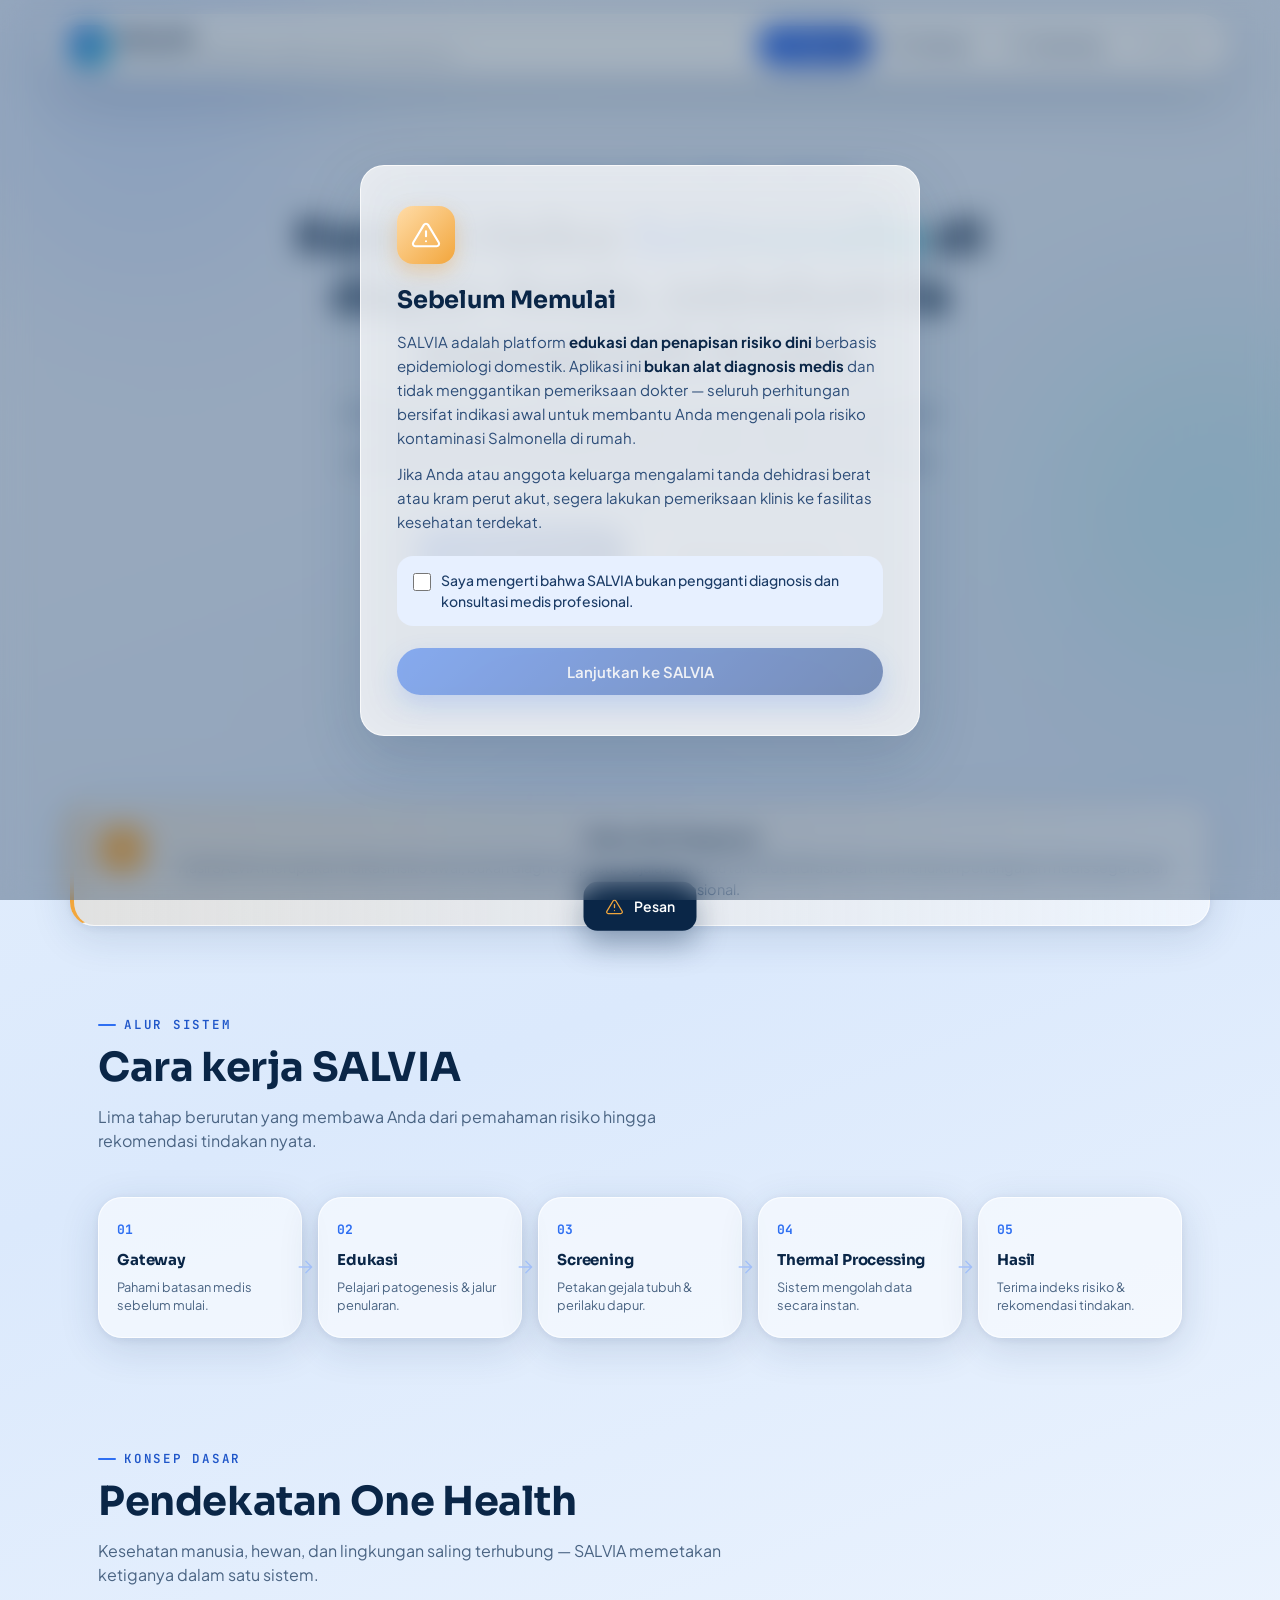
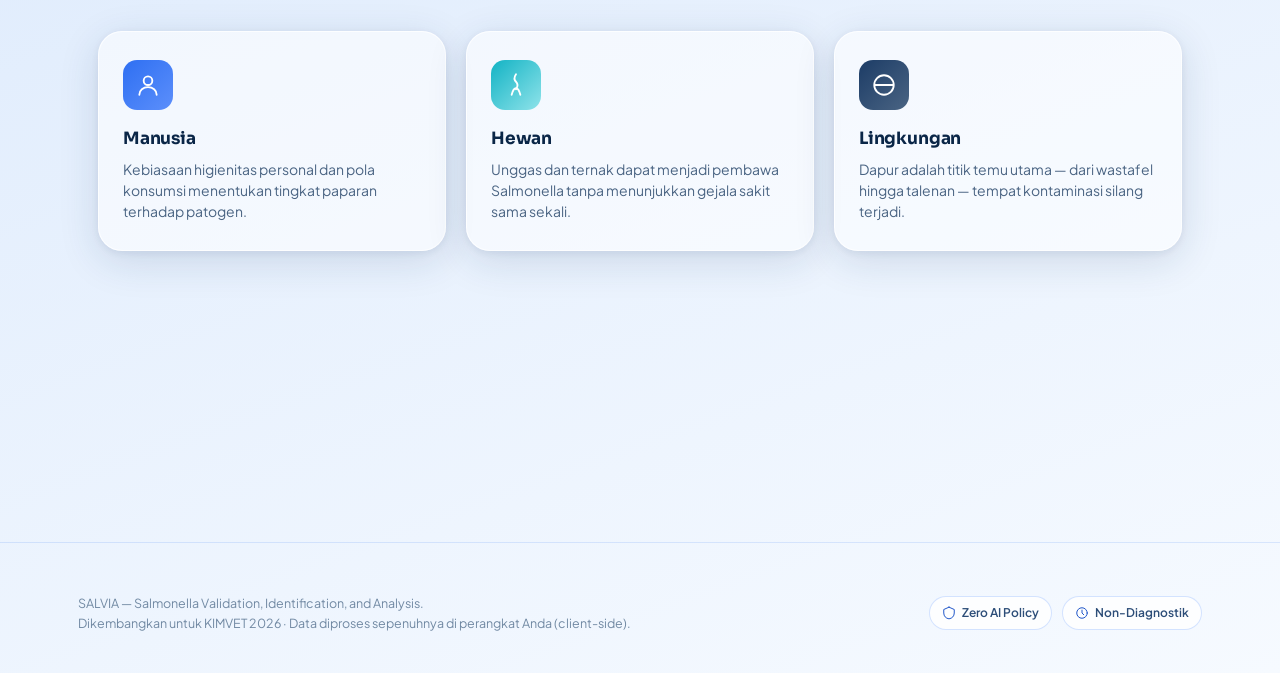
<file: index.html>
<!DOCTYPE html>
<html lang="id">
<head>
<meta charset="UTF-8">
<meta name="viewport" content="width=device-width, initial-scale=1.0">
<title>SALVIA — Penapisan Risiko Zoonosis Domestik</title>
<link rel="preconnect" href="https://fonts.googleapis.com">
<link rel="preconnect" href="https://fonts.gstatic.com" crossorigin>
<link href="https://fonts.googleapis.com/css2?family=Sora:wght@400;500;600;700;800&family=Plus+Jakarta+Sans:ital,wght@0,400;0,500;0,600;0,700;1,500&family=JetBrains+Mono:wght@400;500;600&display=swap" rel="stylesheet">
<link rel="stylesheet" href="style.css">
</head>
<body>

<div class="aurora" aria-hidden="true"><span class="blob b1"></span><span class="blob b2"></span><span class="blob b3"></span></div>

<!-- ============ TOAST ============ -->
<div class="toast" id="toast"><svg class="icon" viewBox="0 0 24 24"><path d="M12 9v4M12 17h.01M10.3 3.9 1.8 18a2 2 0 0 0 1.7 3h17a2 2 0 0 0 1.7-3L13.7 3.9a2 2 0 0 0-3.4 0Z"/></svg><span id="toastMsg">Pesan</span></div>

<!-- ============ GATEWAY ============ -->
<div class="gateway" id="gateway">
  <div class="gateway-card glass-strong">
    <div class="gateway-icon"><svg class="icon" viewBox="0 0 24 24"><path d="M10.3 3.9 1.8 18a2 2 0 0 0 1.7 3h17a2 2 0 0 0 1.7-3L13.7 3.9a2 2 0 0 0-3.4 0Z"/><path d="M12 9v4M12 17h.01"/></svg></div>
    <h3>Sebelum Memulai</h3>
    <p>SALVIA adalah platform <b>edukasi dan penapisan risiko dini</b> berbasis epidemiologi domestik. Aplikasi ini <b>bukan alat diagnosis medis</b> dan tidak menggantikan pemeriksaan dokter — seluruh perhitungan bersifat indikasi awal untuk membantu Anda mengenali pola risiko kontaminasi Salmonella di rumah.</p>
    <p>Jika Anda atau anggota keluarga mengalami tanda dehidrasi berat atau kram perut akut, segera lakukan pemeriksaan klinis ke fasilitas kesehatan terdekat.</p>
    <label class="gateway-check">
      <input type="checkbox" id="gatewayCheck">
      <span>Saya mengerti bahwa SALVIA bukan pengganti diagnosis dan konsultasi medis profesional.</span>
    </label>
    <button class="btn btn-primary" id="gatewayBtn" style="width:100%" disabled>Lanjutkan ke SALVIA</button>
  </div>
</div>

<!-- ============ NAVBAR ============ -->
<header class="navbar">
  <div class="navbar-inner glass-strong">
    <div class="brand">
      <div class="brand-mark"><svg class="icon" viewBox="0 0 24 24"><path d="M12 2 3 6v6c0 5.2 3.6 9.4 9 10 5.4-.6 9-4.8 9-10V6l-9-4Z"/><path d="m9 12 2 2 4-4"/></svg></div>
      <div class="brand-text"><b>SALVIA</b><span>Salmonella Validation, Identification, and Analysis</span></div>
    </div>
    <nav class="nav-links">
      <button class="nav-btn active" data-view="beranda"><svg class="icon" viewBox="0 0 24 24"><path d="m3 11 9-8 9 8"/><path d="M5 10v10h14V10"/></svg><span class="nav-label">Beranda</span></button>
      <button class="nav-btn" data-view="edukasi"><svg class="icon" viewBox="0 0 24 24"><path d="M2 6a2 2 0 0 1 2-2h6v16H4a2 2 0 0 1-2-2V6Z"/><path d="M22 6a2 2 0 0 0-2-2h-6v16h6a2 2 0 0 0 2-2V6Z"/></svg><span class="nav-label">Edukasi</span></button>
      <button class="nav-btn" data-view="screening"><svg class="icon" viewBox="0 0 24 24"><circle cx="12" cy="8" r="4"/><path d="M4 21c0-4.4 3.6-7 8-7s8 2.6 8 7"/></svg><span class="nav-label">Screening</span></button>
      <button class="nav-btn locked" data-view="hasil" id="navHasil"><svg class="icon" viewBox="0 0 24 24"><rect x="4" y="10" width="16" height="10" rx="2"/><path d="M8 10V7a4 4 0 0 1 8 0v3"/></svg><span class="nav-label">Hasil</span></button>
    </nav>
  </div>
</header>

<main>

<!-- ============ VIEW: BERANDA ============ -->
<section id="view-beranda" class="view active">
  <div class="container hero">
    <div class="hero-grid">
      <div>
       <div class="eyebrow" style="justify-content: center; margin: 0 auto 20px auto;">Sistem Penapisan Risiko Zoonosis Domestik</div>
        <h1>Kenali risiko <span class="text-gradient">Salmonella</span> di dapur Anda, sebelum ia mengenali Anda.</h1>
        <p class="lead">SALVIA memadukan edukasi patogenesis, pemetaan perilaku dapur, dan gejala klinis dalam satu alur penapisan berbasis logika kondisional — tanpa kecerdasan buatan, tanpa data tersimpan, sepenuhnya diproses di perangkat Anda.</p>
        <div class="hero-actions">
          <button class="btn btn-primary" onclick="switchView('edukasi')"><svg class="icon" viewBox="0 0 24 24" style="stroke:#fff"><path d="M5 12h14M13 5l7 7-7 7"/></svg>Mulai dari Edukasi</button>
          <button class="btn btn-ghost" onclick="switchView('screening')">Langsung ke Screening</button>
        </div>
        <div class="mini-badges">
          <div class="mini-badge"><svg class="icon" viewBox="0 0 24 24"><path d="M12 2 3 6v6c0 5.2 3.6 9.4 9 10 5.4-.6 9-4.8 9-10V6l-9-4Z"/></svg>Zero AI · Logika Hardcoded</div>
          <div class="mini-badge"><svg class="icon" viewBox="0 0 24 24"><rect x="3" y="11" width="18" height="10" rx="2"/><path d="M7 11V7a5 5 0 0 1 10 0v4"/></svg>Data Tidak Disimpan</div>
        </div>
      </div>
      <div class="hero-visual">
    

    </div>

    <div class="disclaimer-banner glass reveal">
      <div class="dicon"><svg class="icon" viewBox="0 0 24 24"><path d="M4.8 3h14.4a1.8 1.8 0 0 1 1.8 1.8v9.2a4 4 0 0 1-1.6 3.2l-6 4.5a1.8 1.8 0 0 1-2.2 0l-6-4.5A4 4 0 0 1 3 14V4.8A1.8 1.8 0 0 1 4.8 3Z"/><path d="M9 12h6M12 9v6"/></svg></div>
      <div>
        <h4>Bukan Alat Diagnosis</h4>
        <p>Hasil SALVIA merupakan indikasi risiko awal, bukan diagnosis pasti. Gejala akut atau tanda dehidrasi berat memerlukan penanganan medis segera dari tenaga profesional.</p>
      </div>
    </div>
  </div>

  <section class="block">
    <div class="container">
      <div class="section-head reveal">
        <div class="eyebrow">Alur Sistem</div>
        <h2>Cara kerja SALVIA</h2>
        <p>Lima tahap berurutan yang membawa Anda dari pemahaman risiko hingga rekomendasi tindakan nyata.</p>
      </div>
      <div class="flow-grid">
        <div class="flow-card glass reveal"><div class="flow-num">01</div><h4>Gateway</h4><p>Pahami batasan medis sebelum mulai.</p><svg class="flow-arrow icon" viewBox="0 0 24 24"><path d="M5 12h14M13 5l7 7-7 7"/></svg></div>
        <div class="flow-card glass reveal"><div class="flow-num">02</div><h4>Edukasi</h4><p>Pelajari patogenesis &amp; jalur penularan.</p><svg class="flow-arrow icon" viewBox="0 0 24 24"><path d="M5 12h14M13 5l7 7-7 7"/></svg></div>
        <div class="flow-card glass reveal"><div class="flow-num">03</div><h4>Screening</h4><p>Petakan gejala tubuh &amp; perilaku dapur.</p><svg class="flow-arrow icon" viewBox="0 0 24 24"><path d="M5 12h14M13 5l7 7-7 7"/></svg></div>
        <div class="flow-card glass reveal"><div class="flow-num">04</div><h4>Thermal Processing</h4><p>Sistem mengolah data secara instan.</p><svg class="flow-arrow icon" viewBox="0 0 24 24"><path d="M5 12h14M13 5l7 7-7 7"/></svg></div>
        <div class="flow-card glass reveal"><div class="flow-num">05</div><h4>Hasil</h4><p>Terima indeks risiko &amp; rekomendasi tindakan.</p></div>
      </div>
    </div>
  </section>

  <section class="block">
    <div class="container">
      <div class="section-head reveal">
        <div class="eyebrow">Konsep Dasar</div>
        <h2>Pendekatan One Health</h2>
        <p>Kesehatan manusia, hewan, dan lingkungan saling terhubung — SALVIA memetakan ketiganya dalam satu sistem.</p>
      </div>
      <div class="pillar-grid">
        <div class="pillar-card glass reveal"><div class="pillar-icon" style="background:linear-gradient(135deg,#2e6ff2,#5c8ffb)"><svg class="icon" viewBox="0 0 24 24"><circle cx="12" cy="8" r="4"/><path d="M4 21c0-4.4 3.6-7 8-7s8 2.6 8 7"/></svg></div><h4>Manusia</h4><p>Kebiasaan higienitas personal dan pola konsumsi menentukan tingkat paparan terhadap patogen.</p></div>
        <div class="pillar-card glass reveal"><div class="pillar-icon" style="background:linear-gradient(135deg,#12b3c4,#8fe3ea)"><svg class="icon" viewBox="0 0 24 24"><path d="M12 2c-2 3-2 5 0 7s2 4 0 7"/><path d="M8 21c1-4 2-6 4-6s3 2 4 6"/></svg></div><h4>Hewan</h4><p>Unggas dan ternak dapat menjadi pembawa Salmonella tanpa menunjukkan gejala sakit sama sekali.</p></div>
        <div class="pillar-card glass reveal"><div class="pillar-icon" style="background:linear-gradient(135deg,#1c3c66,#4a6483)"><svg class="icon" viewBox="0 0 24 24"><path d="M3 12h18M3 12a9 9 0 0 1 18 0M3 12a9 9 0 0 0 18 0"/></svg></div><h4>Lingkungan</h4><p>Dapur adalah titik temu utama — dari wastafel hingga talenan — tempat kontaminasi silang terjadi.</p></div>
      </div>
    </div>
  </section>

  <section class="block" style="padding-top:0;">
    <div class="container">
      <div class="fact-strip">
        <div class="fact-chip glass reveal"><div class="num">10⁵–10⁶</div><div class="lbl">Dosis infeksius bakteri</div></div>
        <div class="fact-chip glass reveal"><div class="num">≥75°C</div><div class="lbl">Suhu aman memasak unggas</div></div>
        <div class="fact-chip glass reveal"><div class="num">12–72</div><div class="lbl">Jam masa inkubasi gejala</div></div>
        <div class="fact-chip glass reveal"><div class="num">6</div><div class="lbl">Fase patogenesis dipetakan</div></div>
      </div>
    </div>
  </section>
</section>

<!-- ============ VIEW: EDUKASI ============ -->
<section id="view-edukasi" class="view">
  <div class="container block">
    <div class="section-head reveal">
      <div class="eyebrow">Interactive Knowledge Base</div>
      <h2>Pahami Salmonella secara menyeluruh</h2>
      <p>Empat modul edukasi yang membekali Anda sebelum masuk ke tahap penapisan gejala dan perilaku dapur.</p>
    </div>

    <div class="edu-tabs glass reveal">
      <button class="edu-tab active" data-tab="patogenesis"><svg class="icon" viewBox="0 0 24 24"><circle cx="12" cy="12" r="9"/><circle cx="12" cy="12" r="3"/></svg>Patogenesis</button>
      <button class="edu-tab" data-tab="kontaminasi"><svg class="icon" viewBox="0 0 24 24"><circle cx="5" cy="12" r="2.5"/><circle cx="19" cy="6" r="2.5"/><circle cx="19" cy="18" r="2.5"/><path d="M7.3 11 16.7 6.9M7.3 13l9.4 4.1"/></svg>Kontaminasi Silang</button>
      <button class="edu-tab" data-tab="funfact"><svg class="icon" viewBox="0 0 24 24"><path d="M9 18h6M10 22h4M12 2a6 6 0 0 0-4 10.5c.6.5 1 1.3 1 2.1V15h6v-.4c0-.8.4-1.6 1-2.1A6 6 0 0 0 12 2Z"/></svg>Fakta Menarik</button>
      <button class="edu-tab" data-tab="sumber"><svg class="icon" viewBox="0 0 24 24"><path d="M3 12h18M12 3v18"/><circle cx="12" cy="12" r="9"/></svg>Sumber Penyebab</button>
    </div>

    <!-- PATOGENESIS -->
    <div class="edu-panel active" id="panel-patogenesis">
      <div class="timeline-track reveal" id="timelineTrack"></div>
      <div class="tl-detail glass-strong reveal" id="tlDetail"></div>
    </div>

    <!-- KONTAMINASI SILANG -->
    <div class="edu-panel" id="panel-kontaminasi">
      <div class="network-wrap glass reveal">
        <div class="network-flow">
          <div class="net-col">
            <div class="net-node reservoir glass-strong"><h5>🐔 Reservoir Utama</h5><p>Saluran cerna unggas ternak — pembawa tanpa gejala (asymptomatic carrier) yang tampak sehat secara klinis.</p></div>
          </div>
          <div class="net-arrow-col"><svg viewBox="0 0 24 10"><path d="M0 5h20M14 1l6 4-6 4"/></svg></div>
          <div class="net-col">
            <div class="net-node glass-strong"><h5>💧 Aerosol Wastafel</h5><p>Mencuci ayam mentah memercikkan partikel air pembawa bakteri hingga radius 1 meter.</p></div>
            <div class="net-node glass-strong"><h5>🔪 Biofilm Talenan</h5><p>Bakteri membentuk lapisan pelindung di pori-pori talenan kayu yang sulit dibersihkan tuntas.</p></div>
            <div class="net-node glass-strong"><h5>🥶 Migrasi Suhu Dingin</h5><p>Residu di cangkang telur mentah dapat mencemari makanan siap santap di ruang tertutup kulkas.</p></div>
          </div>
          <div class="net-arrow-col"><svg viewBox="0 0 24 10"><path d="M0 5h20M14 1l6 4-6 4"/></svg></div>
          <div class="net-col center">
            <div class="net-target"><svg class="icon" viewBox="0 0 24 24"><circle cx="12" cy="8" r="4"/><path d="M4 21c0-4.4 3.6-7 8-7s8 2.6 8 7"/></svg><span>Manusia / Konsumen</span></div>
          </div>
        </div>
      </div>
      <p style="margin-top:18px; font-size:13.5px; color:var(--ink-500); max-width:640px;">Ketiga jalur ini adalah "pembunuh senyap" di dapur rumah tangga — tidak mengubah rasa, bau, atau tampilan makanan, sehingga kontaminasi sering luput dari perhatian.</p>
    </div>

    <!-- FUNFACT -->
    <div class="edu-panel" id="panel-funfact">
      <div class="card-grid" id="funfactGrid"></div>
    </div>

    <!-- SUMBER -->
    <div class="edu-panel" id="panel-sumber">
      <div class="card-grid" id="sumberGrid"></div>
    </div>
  </div>
</section>

<!-- ============ VIEW: SCREENING ============ -->
<section id="view-screening" class="view">
  <div class="container block">
    <div class="screen-head reveal">
      <div class="section-head" style="margin-bottom:0;">
        <div class="eyebrow">Immersive Screening</div>
        <h2>Petakan gejala &amp; kebiasaan dapur Anda</h2>
        <p>Tidak ada jawaban benar atau salah — jawab sejujurnya untuk hasil penapisan yang paling relevan.</p>
      </div>
      <div class="progress-row">
        <div class="progress-chip glass"><span class="dot"></span>Gejala terpilih: <b id="progSymptom">0/10</b></div>
        <div class="progress-chip glass"><span class="dot" style="background:var(--cyan-500)"></span>Titik dapur terpilih: <b id="progBehavior">0/10</b></div>
      </div>
    </div>

    <!-- Somatic Matrix -->
    <div class="screen-module glass reveal">
      <div class="screen-module-head">
        <div class="smh-icon"><svg class="icon" viewBox="0 0 24 24"><circle cx="12" cy="8" r="4"/><path d="M4 21c0-4.4 3.6-7 8-7s8 2.6 8 7"/></svg></div>
        <div><h3>Interactive Somatic Matrix</h3><p>Ketuk area tubuh untuk membuka daftar gejala terkait.</p></div>
      </div>
      <div class="somatic-wrap">
        <div class="somatic-svg-wrap">
          <svg viewBox="0 0 240 420" aria-hidden="true">
            <defs><linearGradient id="bodyGrad" x1="0" y1="0" x2="0" y2="1"><stop offset="0%" stop-color="#c7dcfb"/><stop offset="100%" stop-color="#a9c6ff"/></linearGradient></defs>
            <circle cx="120" cy="42" r="28" fill="url(#bodyGrad)"/>
            <rect x="108" y="64" width="24" height="16" rx="6" fill="url(#bodyGrad)"/>
            <rect x="66" y="78" width="108" height="140" rx="46" fill="url(#bodyGrad)"/>
            <rect x="38" y="90" width="26" height="118" rx="13" fill="url(#bodyGrad)"/>
            <rect x="176" y="90" width="26" height="118" rx="13" fill="url(#bodyGrad)"/>
            <rect x="74" y="212" width="34" height="150" rx="17" fill="url(#bodyGrad)"/>
            <rect x="132" y="212" width="34" height="150" rx="17" fill="url(#bodyGrad)"/>
            <g class="hotspot" data-region="kepala" tabindex="0" role="button" aria-label="Area kepala dan neurologis">
              <circle class="hs-ring" cx="120" cy="42" r="12"/><circle class="hs-dot" cx="120" cy="42" r="7"/>
            </g>
            <g class="hotspot" data-region="sistemik" tabindex="0" role="button" aria-label="Area sistemik dan rongga mulut">
              <circle class="hs-ring" cx="120" cy="98" r="12"/><circle class="hs-dot" cx="120" cy="98" r="7"/>
            </g>
            <g class="hotspot" data-region="epigastrium" tabindex="0" role="button" aria-label="Area pencernaan atas">
              <circle class="hs-ring" cx="120" cy="150" r="12"/><circle class="hs-dot" cx="120" cy="150" r="7"/>
            </g>
            <g class="hotspot" data-region="abdomen" tabindex="0" role="button" aria-label="Area abdomen dan usus bawah">
              <circle class="hs-ring" cx="120" cy="195" r="12"/><circle class="hs-dot" cx="120" cy="195" r="7"/>
            </g>
          </svg>
        </div>
        <div class="region-panels" id="regionPanels"></div>
      </div>
    </div>

    <!-- Biosafety Blueprint -->
    <div class="screen-module glass reveal">
      <div class="screen-module-head">
        <div class="smh-icon"><svg class="icon" viewBox="0 0 24 24"><rect x="3" y="4" width="18" height="16" rx="2"/><path d="M3 9h18M9 9v11"/></svg></div>
        <div><h3>Biosafety Blueprint</h3><p>Telusuri denah dapur 2D dan tandai kebiasaan yang sesuai rutinitas Anda.</p></div>
      </div>
      <div class="kitchen-blueprint">
        <div class="zone-grid" id="zoneGrid"></div>
      </div>
      <div class="zone-panels" id="zonePanels" style="margin-top:16px;"></div>
    </div>

    <div class="screen-cta reveal">
      <button class="btn btn-primary" id="processBtn"><svg class="icon" viewBox="0 0 24 24" style="stroke:#fff"><path d="M12 2v4M12 18v4M4.9 4.9l2.8 2.8M16.3 16.3l2.8 2.8M2 12h4M18 12h4M4.9 19.1l2.8-2.8M16.3 7.7l2.8-2.8"/></svg>Proses Analisis</button>
    </div>
  </div>
</section>

<!-- ============ VIEW: HASIL ============ -->
<section id="view-hasil" class="view">
  <div class="container block">
    <div class="section-head reveal">
      <div class="eyebrow">Screening Output</div>
      <h2>Dasbor Hasil Penapisan</h2>
      <p>Ringkasan indeks risiko berdasarkan gejala klinis dan perilaku biosekuriti dapur yang Anda petakan.</p>
    </div>

    <div class="hasil-banner" id="hasilBanner">
      <div class="hb-icon"><svg class="icon" viewBox="0 0 24 24"><path d="M10.3 3.9 1.8 18a2 2 0 0 0 1.7 3h17a2 2 0 0 0 1.7-3L13.7 3.9a2 2 0 0 0-3.4 0Z"/><path d="M12 9v4M12 17h.01"/></svg></div>
      <div><h4>Gejala akut selaras dengan paparan tingkat tinggi</h4><p>Platform ini bukan diagnosis pasti. Segera jadwalkan pemeriksaan ke dokter.</p></div>
    </div>

    <div class="hasil-grid">
      <div class="score-card glass-strong reveal">
        <div class="score-gauge-wrap">
          <svg viewBox="0 0 200 200">
            <circle class="sg-bg" cx="100" cy="100" r="82"/>
            <circle class="sg-fg" id="sgFg" cx="100" cy="100" r="82" stroke-dasharray="515.2" stroke-dashoffset="515.2"/>
          </svg>
          <div class="score-gauge-num"><div class="sv" id="scoreVal">0</div><div class="sl">/ 100 poin</div></div>
        </div>
        <div class="risk-badge" id="riskBadge">Risiko Rendah</div>
        <h3 id="riskTitle">Household Ecosystem Clear</h3>
        <p class="closing" id="riskClosing">Lengkapi screening untuk melihat hasil di sini.</p>
      </div>

      <div>
        <div class="hasil-detail-card glass reveal">
          <h4><svg class="icon" viewBox="0 0 24 24"><circle cx="12" cy="8" r="4"/><path d="M4 21c0-4.4 3.6-7 8-7s8 2.6 8 7"/></svg>Gejala Terpilih</h4>
          <p class="sub">Kontribusi poin dari parameter gejala klinis.</p>
          <div class="breakdown-list" id="bdSymptoms"></div>
        </div>
        <div class="hasil-detail-card glass reveal">
          <h4><svg class="icon" viewBox="0 0 24 24"><rect x="3" y="4" width="18" height="16" rx="2"/><path d="M3 9h18M9 9v11"/></svg>Perilaku Dapur Terpilih</h4>
          <p class="sub">Kontribusi poin dari parameter biosekuriti dapur.</p>
          <div class="breakdown-list" id="bdBehaviors"></div>
        </div>
        <div class="hasil-detail-card glass reveal">
          <h4><svg class="icon" viewBox="0 0 24 24"><path d="m9 12 2 2 4-4"/><circle cx="12" cy="12" r="9"/></svg>Rekomendasi Tindakan Korektif</h4>
          <p class="sub" id="recoSub">Langkah konkret berdasarkan hasil penapisan Anda.</p>
          <div id="recoLockNote"></div>
          <div class="reco-list" id="recoList"></div>
        </div>
      </div>
    </div>

    <div class="hasil-actions reveal">
      <button class="btn btn-primary" onclick="resetScreening()"><svg class="icon" viewBox="0 0 24 24" style="stroke:#fff"><path d="M3 12a9 9 0 1 1 3 6.7"/><path d="M3 21v-6h6"/></svg>Ulangi Screening</button>
      <button class="btn btn-ghost" onclick="switchView('edukasi')">Kembali ke Edukasi</button>
    </div>
  </div>
</section>

</main>

<footer class="site-footer">
  <div class="container footer-inner">
    <p>SALVIA — Salmonella Validation, Identification, and Analysis.<br>Dikembangkan untuk KIMVET 2026 · Data diproses sepenuhnya di perangkat Anda (client-side).</p>
    <div class="footer-badges">
      <div class="mini-badge"><svg class="icon" viewBox="0 0 24 24"><path d="M12 2 3 6v6c0 5.2 3.6 9.4 9 10 5.4-.6 9-4.8 9-10V6l-9-4Z"/></svg>Zero AI Policy</div>
      <div class="mini-badge"><svg class="icon" viewBox="0 0 24 24"><circle cx="12" cy="12" r="9"/><path d="M12 7v5l3 3"/></svg>Non-Diagnostik</div>
    </div>
  </div>
</footer>

<!-- ============ THERMAL OVERLAY ============ -->
<div class="thermal-overlay" id="thermalOverlay">
  <div class="thermal-inner">
    <div class="thermal-title">Thermal Processing</div>
    <div class="thermal-ring-wrap">
      <svg viewBox="0 0 220 220">
        <defs><linearGradient id="thermalGrad" x1="0" y1="0" x2="1" y2="1"><stop offset="0%" stop-color="#5c8ffb"/><stop offset="100%" stop-color="#ff3366"/></linearGradient></defs>
        <circle class="thermal-ring-bg" cx="110" cy="110" r="96"/>
        <circle class="thermal-ring-fg" id="thermalRingFg" cx="110" cy="110" r="96" stroke-dasharray="603.2" stroke-dashoffset="603.2"/>
      </svg>
      <div class="thermal-num"><div class="val" id="thermalVal">25</div><div class="deg">°C</div></div>
    </div>
    <div class="thermal-status" id="thermalStatus">Mengompilasi data gejala...</div>
  </div>
</div>

<script src="script.js"></script>
</body>
</html>
</file>
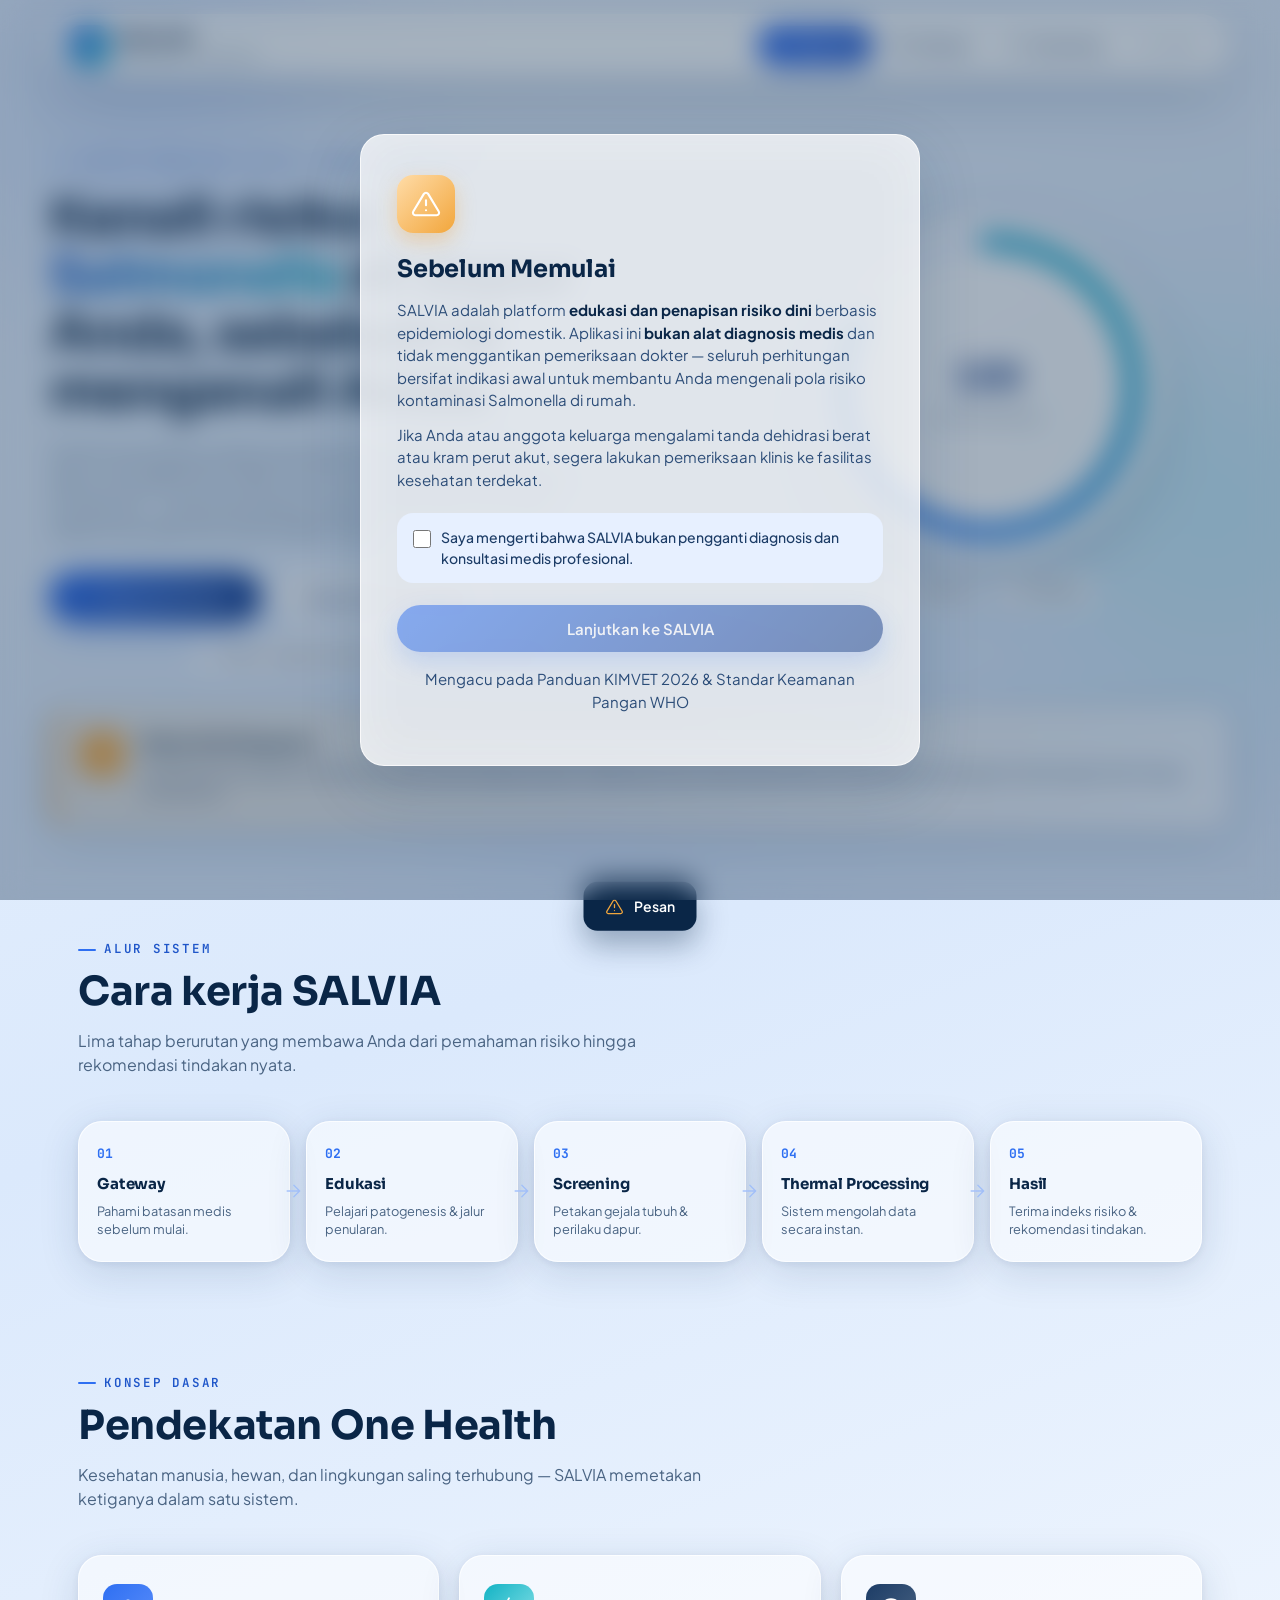
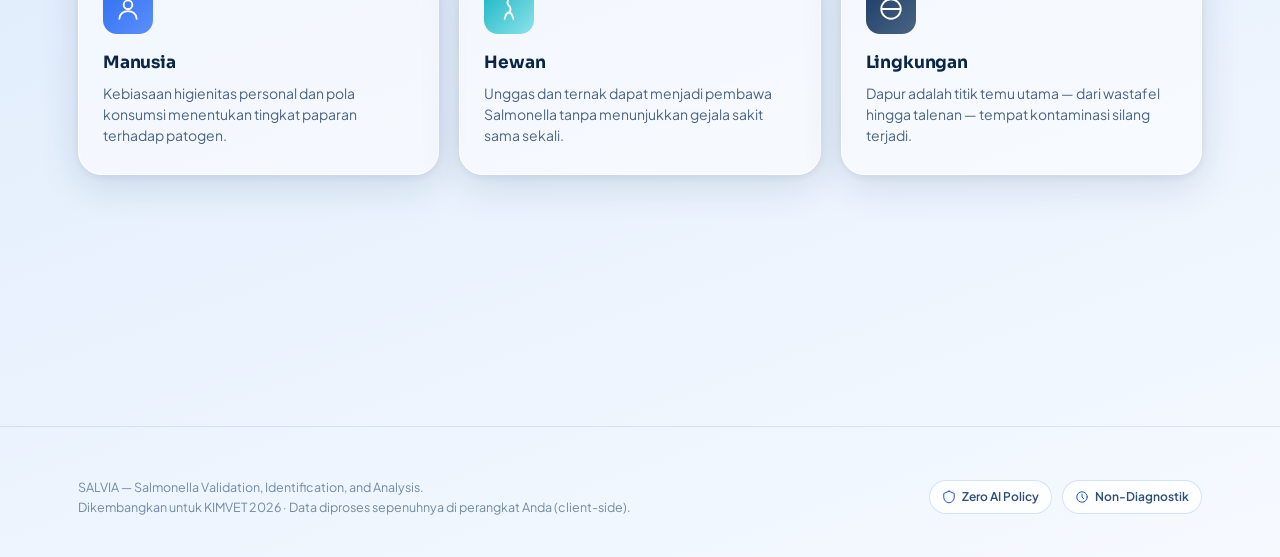
<file: index.html.html>
<!DOCTYPE html>
<html lang="id">
<head>
<meta charset="UTF-8">
<meta name="viewport" content="width=device-width, initial-scale=1.0">
<title>SALVIA — Penapisan Risiko Zoonosis Domestik</title>
<link rel="preconnect" href="https://fonts.googleapis.com">
<link rel="preconnect" href="https://fonts.gstatic.com" crossorigin>
<link href="https://fonts.googleapis.com/css2?family=Sora:wght@400;500;600;700;800&family=Plus+Jakarta+Sans:ital,wght@0,400;0,500;0,600;0,700;1,500&family=JetBrains+Mono:wght@400;500;600&display=swap" rel="stylesheet">
<style>
/* ============ RESET & BASE ============ */
*,*::before,*::after{box-sizing:border-box;margin:0;padding:0;}
:root{
  --bg-1:#eaf3fd; --bg-2:#dbe9fc; --bg-3:#f6faff;
  --ink-900:#0a2647; --ink-800:#123163; --ink-700:#1c3c66; --ink-600:#2c4d78;
  --ink-500:#4a6483; --ink-400:#7189a3; --ink-300:#a3b8cd;
  --blue-700:#123a86; --blue-600:#1f56c9; --blue-500:#2e6ff2; --blue-400:#5c8ffb; --blue-300:#a9c6ff; --blue-100:#e7f0ff;
  --cyan-500:#12b3c4; --cyan-300:#8fe3ea;
  --glass:rgba(255,255,255,0.55); --glass-strong:rgba(255,255,255,0.8); --glass-soft:rgba(255,255,255,0.38);
  --glass-border:rgba(255,255,255,0.75); --glass-border-soft:rgba(148,185,255,0.4);
  --shadow-1:0 10px 40px rgba(23,54,97,0.14), 0 2px 10px rgba(23,54,97,0.08);
  --shadow-2:0 20px 60px rgba(23,54,97,0.18);
  --risk-low:#00c96b; --risk-low-bright:#00e575; --risk-mid:#f2a63c; --risk-high:#ff3366;
  --r-xl:30px; --r-lg:24px; --r-md:16px; --r-sm:10px;
  --font-d:'Sora',sans-serif; --font-b:'Plus Jakarta Sans',sans-serif; --font-m:'JetBrains Mono',monospace;
}
html{scroll-behavior:smooth;}
body{
  font-family:var(--font-b); color:var(--ink-700); background:linear-gradient(160deg,var(--bg-1) 0%,var(--bg-2) 45%,var(--bg-3) 100%);
  min-height:100vh; overflow-x:hidden; line-height:1.5; -webkit-font-smoothing:antialiased;
}
h1,h2,h3,h4{font-family:var(--font-d); color:var(--ink-900); font-weight:700; letter-spacing:-0.01em;}
button{font-family:inherit; cursor:pointer;}
img,svg{display:block;}
a{color:inherit; text-decoration:none;}
::selection{background:var(--blue-300); color:var(--ink-900);}
::-webkit-scrollbar{width:10px; height:10px;}
::-webkit-scrollbar-track{background:transparent;}
::-webkit-scrollbar-thumb{background:var(--blue-300); border-radius:10px;}
:focus-visible{outline:3px solid var(--blue-500); outline-offset:3px; border-radius:4px;}
@media (prefers-reduced-motion:reduce){*{animation-duration:0.001ms !important; animation-iteration-count:1 !important; transition-duration:0.001ms !important; scroll-behavior:auto !important;}}

/* ============ LAYOUT UTILS ============ */
.container{max-width:1180px; margin:0 auto; padding:0 28px;}
.eyebrow{font-family:var(--font-m); font-size:12.5px; letter-spacing:0.14em; text-transform:uppercase; color:var(--blue-600); font-weight:600; display:flex; align-items:center; gap:8px;}
.eyebrow::before{content:''; width:18px; height:2px; background:var(--blue-500); border-radius:2px; display:inline-block;}
.section-head{max-width:640px; margin-bottom:44px;}
.section-head h2{font-size:clamp(28px,3.6vw,40px); margin-top:10px; line-height:1.15;}
.section-head p{margin-top:14px; color:var(--ink-500); font-size:16px;}
.pill{display:inline-flex; align-items:center; gap:6px; padding:6px 14px; border-radius:999px; font-size:13px; font-weight:600;}

/* ============ AURORA BG ============ */
.aurora{position:fixed; inset:0; z-index:-1; overflow:hidden; pointer-events:none;}
.blob{position:absolute; border-radius:50%; filter:blur(90px); opacity:0.55; will-change:transform;}
.b1{width:520px; height:520px; background:radial-gradient(circle,var(--blue-300),transparent 70%); top:-160px; left:-120px; animation:float1 22s ease-in-out infinite;}
.b2{width:460px; height:460px; background:radial-gradient(circle,var(--cyan-300),transparent 70%); top:30%; right:-160px; animation:float2 26s ease-in-out infinite;}
.b3{width:420px; height:420px; background:radial-gradient(circle,#c9dcff,transparent 70%); bottom:-140px; left:30%; animation:float3 20s ease-in-out infinite;}
@keyframes float1{0%,100%{transform:translate(0,0);}50%{transform:translate(60px,50px);}}
@keyframes float2{0%,100%{transform:translate(0,0);}50%{transform:translate(-50px,60px);}}
@keyframes float3{0%,100%{transform:translate(0,0);}50%{transform:translate(40px,-40px);}}

/* ============ GLASS ============ */
.glass{background:var(--glass); backdrop-filter:blur(22px) saturate(180%); -webkit-backdrop-filter:blur(22px) saturate(180%); border:1px solid var(--glass-border); border-radius:var(--r-lg); box-shadow:var(--shadow-1);}
.glass-strong{background:var(--glass-strong); backdrop-filter:blur(26px) saturate(180%); -webkit-backdrop-filter:blur(26px) saturate(180%); border:1px solid var(--glass-border); border-radius:var(--r-lg); box-shadow:var(--shadow-2);}

/* ============ BUTTONS ============ */
.btn{display:inline-flex; align-items:center; justify-content:center; gap:9px; padding:14px 26px; border-radius:999px; border:none; font-weight:600; font-size:15px; transition:transform .18s ease, box-shadow .18s ease, background .18s ease; white-space:nowrap;}
.btn:active{transform:scale(0.97);}
.btn-primary{background:linear-gradient(135deg,var(--blue-500),var(--blue-700)); color:#fff; box-shadow:0 10px 26px rgba(46,111,242,0.35);}
.btn-primary:hover{box-shadow:0 14px 34px rgba(46,111,242,0.45); transform:translateY(-2px);}
.btn-ghost{background:var(--glass-strong); color:var(--blue-700); border:1px solid var(--glass-border-soft);}
.btn-ghost:hover{background:#fff; transform:translateY(-2px);}
.btn-outline{background:transparent; color:var(--blue-700); border:1.5px solid var(--blue-400);}
.btn-outline:hover{background:var(--blue-100);}
.btn:disabled{opacity:0.5; cursor:not-allowed; transform:none !important;}
.btn svg{width:18px; height:18px;}

/* ============ ICONS (shared stroke style) ============ */
.icon{stroke:currentColor; fill:none; stroke-width:1.7; stroke-linecap:round; stroke-linejoin:round;}

/* ============ NAVBAR ============ */
.navbar{position:sticky; top:0; z-index:60; padding:14px 0;}
.navbar-inner{max-width:1180px; margin:0 auto; padding:10px 18px; display:flex; align-items:center; justify-content:space-between; border-radius:999px;}
.brand{display:flex; align-items:center; gap:10px;}
.brand-mark{width:40px; height:40px; border-radius:12px; background:linear-gradient(135deg,var(--blue-500),var(--cyan-500)); display:flex; align-items:center; justify-content:center; box-shadow:0 6px 16px rgba(46,111,242,.35);}
.brand-mark .icon{stroke:#fff; width:22px; height:22px;}
.brand-text{display:flex; flex-direction:column; line-height:1.1;}
.brand-text b{font-family:var(--font-d); font-size:19px; color:var(--ink-900); letter-spacing:0.02em;}
.brand-text span{font-size:10.5px; color:var(--ink-400); font-weight:600; letter-spacing:0.06em; text-transform:uppercase;}
.nav-links{display:flex; align-items:center; gap:4px;}
.nav-btn{display:flex; align-items:center; gap:7px; padding:10px 16px; border-radius:999px; border:none; background:transparent; color:var(--ink-600); font-weight:600; font-size:14.5px; transition:all .2s ease;}
.nav-btn .icon{width:16px; height:16px;}
.nav-btn:hover{background:rgba(255,255,255,0.6); color:var(--blue-700);}
.nav-btn.active{background:linear-gradient(135deg,var(--blue-500),var(--blue-600)); color:#fff; box-shadow:0 6px 16px rgba(46,111,242,.3);}
.nav-btn.locked{color:var(--ink-300);}
.nav-btn.locked:hover{background:rgba(255,255,255,0.4); color:var(--ink-400);}
.nav-label{display:inline;}
@media (max-width:760px){
  .navbar-inner{padding:8px 10px;}
  .brand-text span{display:none;}
  .nav-label{display:none;}
  .nav-btn{padding:11px;}
  .nav-btn .icon{width:19px; height:19px;}
}

/* ============ TOAST ============ */
.toast{position:fixed; left:50%; bottom:28px; transform:translate(-50%,120%); z-index:200; padding:14px 22px; border-radius:14px; background:var(--ink-900); color:#fff; font-size:14px; font-weight:600; box-shadow:0 14px 30px rgba(10,38,71,.35); transition:transform .35s cubic-bezier(.2,.9,.3,1.2); display:flex; align-items:center; gap:10px;}
.toast.show{transform:translate(-50%,0);}
.toast .icon{width:18px; height:18px; stroke:var(--risk-mid);}

/* ============ VIEWS ============ */
main{min-height:70vh;}
.view{display:none; animation:viewIn .5s ease both;}
.view.active{display:block;}
@keyframes viewIn{from{opacity:0; transform:translateY(14px);}to{opacity:1; transform:translateY(0);}}

/* ============ GATEWAY MODAL ============ */
.gateway{position:fixed; inset:0; z-index:500; display:flex; align-items:center; justify-content:center; padding:20px; background:rgba(10,38,71,0.35); backdrop-filter:blur(14px); transition:opacity .5s ease, visibility .5s ease;}
.gateway.hidden{opacity:0; visibility:hidden; pointer-events:none;}
.gateway-card{max-width:560px; width:100%; padding:40px 36px; text-align:left; position:relative; animation:popIn .5s cubic-bezier(.2,.9,.3,1.1);}
@keyframes popIn{from{opacity:0; transform:scale(.92) translateY(20px);}to{opacity:1; transform:scale(1) translateY(0);}}
.gateway-icon{width:58px; height:58px; border-radius:16px; background:linear-gradient(135deg,#ffdca8,var(--risk-mid)); display:flex; align-items:center; justify-content:center; margin-bottom:18px; box-shadow:0 8px 20px rgba(242,166,60,.35);}
.gateway-icon .icon{stroke:#fff; width:30px; height:30px;}
.gateway-card h3{font-size:24px; margin-bottom:12px;}
.gateway-card p{color:var(--ink-600); font-size:15px; margin-bottom:12px;}
.gateway-card p b{color:var(--ink-900);}
.gateway-check{display:flex; align-items:flex-start; gap:10px; margin:22px 0; padding:14px 16px; background:var(--blue-100); border-radius:var(--r-md); cursor:pointer;}
.gateway-check input{margin-top:3px; width:18px; height:18px; accent-color:var(--blue-600); flex-shrink:0;}
.gateway-check span{font-size:14px; color:var(--ink-700); font-weight:500;}
.gateway-foot{font-size:12px; color:var(--ink-400); margin-top:16px; text-align:center;}

/* ============ HERO (BERANDA) ============ */
.hero{padding:64px 0 20px;}
.hero-grid{display:grid; grid-template-columns:1.15fr 0.85fr; gap:40px; align-items:center;}
.hero h1{font-size:clamp(32px,4.6vw,52px); line-height:1.12; margin:16px 0 18px; max-width:620px;}
.hero h1 .accent{background:linear-gradient(135deg,var(--blue-600),var(--cyan-500)); -webkit-background-clip:text; background-clip:text; color:transparent;}
.hero p.lead{font-size:17px; color:var(--ink-500); max-width:520px; margin-bottom:30px;}
.hero-actions{display:flex; gap:14px; flex-wrap:wrap;}
.hero-visual{position:relative; padding:30px;}
.hero-ring{position:relative; width:100%; aspect-ratio:1; max-width:340px; margin:0 auto; display:flex; align-items:center; justify-content:center;}
.hero-ring-stat{text-align:center;}
.hero-ring-stat .num{font-family:var(--font-m); font-size:38px; font-weight:700; color:var(--blue-700);}
.hero-ring-stat .lbl{font-size:12px; color:var(--ink-400); font-weight:600; text-transform:uppercase; letter-spacing:.08em; margin-top:4px;}
.mini-badges{display:flex; gap:10px; justify-content:center; flex-wrap:wrap; margin-top:18px;}
.mini-badge{display:flex; align-items:center; gap:6px; padding:7px 12px; border-radius:999px; background:var(--glass-strong); font-size:12px; font-weight:600; color:var(--ink-600); border:1px solid var(--glass-border-soft);}
.mini-badge .icon{width:14px; height:14px; stroke:var(--blue-600);}
@media (max-width:900px){.hero-grid{grid-template-columns:1fr;} .hero-visual{order:-1; padding:10px;} .hero-ring{max-width:220px;}}

/* Disclaimer banner (persistent) */
.disclaimer-banner{display:flex; gap:18px; align-items:flex-start; padding:24px 26px; margin:34px 0; border-left:4px solid var(--risk-mid); background:linear-gradient(90deg,rgba(242,166,60,0.14),rgba(255,255,255,0.5));}
.disclaimer-banner .dicon{width:44px; height:44px; border-radius:12px; background:var(--risk-mid); display:flex; align-items:center; justify-content:center; flex-shrink:0;}
.disclaimer-banner .dicon .icon{stroke:#fff; width:24px; height:24px;}
.disclaimer-banner h4{font-size:16px; margin-bottom:6px;}
.disclaimer-banner p{font-size:14.5px; color:var(--ink-600);}

/* Flow steps */
.flow-grid{display:grid; grid-template-columns:repeat(5,1fr); gap:16px; margin-top:10px;}
.flow-card{padding:22px 18px; position:relative;}
.flow-num{font-family:var(--font-m); font-size:13px; color:var(--blue-500); font-weight:700;}
.flow-card h4{font-size:15px; margin:10px 0 6px;}
.flow-card p{font-size:12.8px; color:var(--ink-500); line-height:1.45;}
.flow-arrow{position:absolute; right:-14px; top:50%; transform:translateY(-50%); width:20px; height:20px; stroke:var(--blue-300); display:none;}
@media (min-width:901px){.flow-arrow{display:block;}}
@media (max-width:900px){.flow-grid{grid-template-columns:repeat(2,1fr);}}
@media (max-width:560px){.flow-grid{grid-template-columns:1fr;}}

/* One health pillars */
.pillar-grid{display:grid; grid-template-columns:repeat(3,1fr); gap:20px;}
.pillar-card{padding:28px 24px;}
.pillar-icon{width:50px; height:50px; border-radius:14px; display:flex; align-items:center; justify-content:center; margin-bottom:16px;}
.pillar-icon .icon{stroke:#fff; width:26px; height:26px;}
.pillar-card h4{font-size:17px; margin-bottom:8px;}
.pillar-card p{font-size:14px; color:var(--ink-500);}
@media (max-width:820px){.pillar-grid{grid-template-columns:1fr;}}

/* Quick facts strip */
.fact-strip{display:grid; grid-template-columns:repeat(4,1fr); gap:16px;}
.fact-chip{padding:20px; text-align:center;}
.fact-chip .num{font-family:var(--font-m); font-size:22px; font-weight:700; color:var(--blue-700);}
.fact-chip .lbl{font-size:12px; color:var(--ink-500); margin-top:6px;}
@media (max-width:760px){.fact-strip{grid-template-columns:repeat(2,1fr);}}

section.block{padding:56px 0;}

/* ============ EDUKASI ============ */
.edu-tabs{display:flex; gap:8px; margin-bottom:36px; flex-wrap:wrap; padding:6px; border-radius:999px;}
.edu-tab{padding:11px 20px; border-radius:999px; border:none; background:transparent; font-weight:600; font-size:14px; color:var(--ink-500); display:flex; align-items:center; gap:8px; transition:all .2s;}
.edu-tab .icon{width:16px; height:16px;}
.edu-tab.active{background:linear-gradient(135deg,var(--blue-500),var(--blue-600)); color:#fff; box-shadow:0 8px 20px rgba(46,111,242,.3);}
.edu-panel{display:none;}
.edu-panel.active{display:block; animation:viewIn .4s ease both;}

/* Pathogenesis timeline */
.timeline-track{display:flex; gap:12px; overflow-x:auto; padding:6px 6px 20px; scrollbar-width:thin;}
.tl-node{flex:0 0 auto; width:150px; padding:18px 16px; cursor:pointer; transition:transform .2s ease, box-shadow .2s ease; border:1px solid transparent;}
.tl-node:hover{transform:translateY(-4px);}
.tl-node.active{border-color:var(--blue-400); background:var(--glass-strong); box-shadow:0 12px 28px rgba(46,111,242,.2);}
.tl-node .tl-num{font-family:var(--font-m); font-size:12px; color:var(--blue-500); font-weight:700;}
.tl-node .tl-name{font-size:13.5px; font-weight:700; color:var(--ink-800); margin-top:8px; line-height:1.3;}
.tl-node .tl-tag{font-size:11px; color:var(--ink-400); margin-top:4px;}
.tl-detail{padding:32px; margin-top:8px; min-height:180px;}
.tl-detail .tl-detail-eyebrow{display:flex; align-items:center; gap:10px; margin-bottom:14px;}
.tl-detail .tl-detail-badge{width:38px; height:38px; border-radius:11px; background:linear-gradient(135deg,var(--blue-500),var(--cyan-500)); display:flex; align-items:center; justify-content:center; color:#fff; font-family:var(--font-m); font-weight:700; font-size:14px;}
.tl-detail h4{font-size:20px;}
.tl-detail p{color:var(--ink-600); font-size:15px; line-height:1.7;}

/* Cross contamination network */
.network-wrap{padding:36px 24px; overflow-x:auto;}
.network-flow{display:flex; align-items:center; gap:0; min-width:760px;}
.net-col{display:flex; flex-direction:column; gap:14px; flex:1;}
.net-col.center{align-items:center; justify-content:center;}
.net-node{padding:16px 18px; text-align:left;}
.net-node.reservoir{background:linear-gradient(135deg,rgba(46,111,242,.14),rgba(255,255,255,.6));}
.net-node h5{font-size:14px; margin-bottom:5px; color:var(--ink-800);}
.net-node p{font-size:12.5px; color:var(--ink-500); line-height:1.5;}
.net-target{width:120px; height:120px; border-radius:50%; background:linear-gradient(135deg,var(--blue-600),var(--cyan-500)); display:flex; flex-direction:column; align-items:center; justify-content:center; color:#fff; text-align:center; box-shadow:0 14px 30px rgba(46,111,242,.35); flex-shrink:0;}
.net-target .icon{width:26px; height:26px; stroke:#fff; margin-bottom:6px;}
.net-target span{font-size:12px; font-weight:700; padding:0 8px;}
.net-arrow-col{display:flex; align-items:center; justify-content:center; flex:0 0 60px;}
.net-arrow-col svg{width:44px; height:20px; stroke:var(--blue-300);}

/* Fun facts / sources grid */
.card-grid{display:grid; grid-template-columns:repeat(3,1fr); gap:18px;}
.info-card{padding:24px; height:100%;}
.info-card .ic-icon{width:42px; height:42px; border-radius:12px; background:var(--blue-100); display:flex; align-items:center; justify-content:center; margin-bottom:14px;}
.info-card .ic-icon .icon{stroke:var(--blue-600); width:22px; height:22px;}
.info-card h5{font-size:15px; margin-bottom:8px; line-height:1.35;}
.info-card p{font-size:13.5px; color:var(--ink-500); line-height:1.55;}
@media (max-width:900px){.card-grid{grid-template-columns:repeat(2,1fr);}}
@media (max-width:600px){.card-grid{grid-template-columns:1fr;}}

/* ============ SCREENING ============ */
.screen-head{display:flex; justify-content:space-between; align-items:flex-end; flex-wrap:wrap; gap:20px; margin-bottom:36px;}
.progress-row{display:flex; gap:14px; flex-wrap:wrap;}
.progress-chip{padding:10px 16px; display:flex; align-items:center; gap:10px; font-size:13px; font-weight:600; color:var(--ink-600);}
.progress-chip .dot{width:8px; height:8px; border-radius:50%; background:var(--blue-500);}
.progress-chip b{font-family:var(--font-m); color:var(--blue-700);}

.screen-module{padding:34px; margin-bottom:32px;}
.screen-module-head{display:flex; align-items:center; gap:14px; margin-bottom:8px;}
.screen-module-head .smh-icon{width:44px; height:44px; border-radius:13px; background:linear-gradient(135deg,var(--blue-500),var(--blue-700)); display:flex; align-items:center; justify-content:center; flex-shrink:0;}
.screen-module-head .smh-icon .icon{stroke:#fff; width:23px; height:23px;}
.screen-module-head h3{font-size:19px;}
.screen-module-head p{font-size:13.5px; color:var(--ink-500); margin-top:2px;}

.somatic-wrap{display:grid; grid-template-columns:260px 1fr; gap:30px; margin-top:24px; align-items:start;}
.somatic-svg-wrap{display:flex; justify-content:center; position:relative;}
.somatic-svg-wrap svg{width:100%; max-width:220px;}
.hotspot{cursor:pointer;}
.hotspot .hs-ring{fill:none; stroke:var(--blue-400); stroke-width:2; opacity:.55; animation:pulseRing 2.6s ease-in-out infinite;}
.hotspot .hs-dot{fill:var(--blue-500); transition:fill .2s ease, r .2s ease;}
.hotspot.open .hs-dot{fill:var(--cyan-500); r:9;}
.hotspot.has-selection .hs-dot{fill:var(--risk-high);}
.hotspot:hover .hs-ring{opacity:.9;}
@keyframes pulseRing{0%{stroke-opacity:.7; r:12;}70%{stroke-opacity:0; r:22;}100%{stroke-opacity:0; r:22;}}

.region-panels, .zone-panels{display:flex; flex-direction:column; gap:12px;}
.region-panel, .zone-panel{padding:0; overflow:hidden; transition:max-height .35s ease;}
.rp-head{display:flex; align-items:center; justify-content:space-between; padding:16px 20px; cursor:pointer;}
.rp-head-left{display:flex; align-items:center; gap:12px;}
.rp-head .rp-icon{width:34px; height:34px; border-radius:10px; background:var(--blue-100); display:flex; align-items:center; justify-content:center;}
.rp-head .rp-icon .icon{width:18px; height:18px; stroke:var(--blue-600);}
.rp-head h5{font-size:14.5px; color:var(--ink-800);}
.rp-count{font-family:var(--font-m); font-size:12px; color:var(--blue-600); font-weight:700; background:var(--blue-100); padding:3px 9px; border-radius:999px;}
.rp-chevron{width:16px; height:16px; stroke:var(--ink-400); transition:transform .3s ease;}
.region-panel.expanded .rp-chevron{transform:rotate(180deg);}
.rp-body{max-height:0; overflow:hidden; transition:max-height .35s ease;}
.region-panel.expanded .rp-body, .zone-panel.expanded .rp-body{max-height:400px;}
.rp-body-inner{padding:0 20px 18px; display:flex; flex-direction:column; gap:4px;}
.check-row{display:flex; align-items:center; gap:12px; padding:10px 12px; border-radius:12px; cursor:pointer; transition:background .18s ease;}
.check-row:hover{background:rgba(46,111,242,.07);}
.check-row input{width:19px; height:19px; accent-color:var(--blue-600); flex-shrink:0;}
.check-row .cr-label{font-size:14px; color:var(--ink-700); font-weight:500;}
.check-row .cr-points{margin-left:auto; font-family:var(--font-m); font-size:11.5px; color:var(--ink-400);}

.kitchen-blueprint{position:relative; margin-top:24px; padding:26px; border-radius:var(--r-lg); background-image:linear-gradient(rgba(46,111,242,.08) 1px, transparent 1px), linear-gradient(90deg, rgba(46,111,242,.08) 1px, transparent 1px); background-size:24px 24px; border:1.5px dashed var(--blue-300);}
.zone-grid{display:grid; grid-template-columns:1fr 1fr; gap:18px;}
.zone-card{padding:18px 20px; cursor:pointer; transition:transform .2s ease, box-shadow .2s ease;}
.zone-card:hover{transform:translateY(-3px);}
.zone-card.open{border:1px solid var(--blue-400); box-shadow:0 14px 30px rgba(46,111,242,.2);}
.zone-card-top{display:flex; align-items:center; justify-content:space-between;}
.zone-icon{width:38px; height:38px; border-radius:11px; background:var(--blue-100); display:flex; align-items:center; justify-content:center;}
.zone-icon .icon{width:20px; height:20px; stroke:var(--blue-600);}
.zone-card h5{font-size:14.5px; margin-top:12px; color:var(--ink-800);}
@media (max-width:820px){.somatic-wrap{grid-template-columns:1fr;} .zone-grid{grid-template-columns:1fr;}}

.screen-cta{display:flex; justify-content:center; margin-top:8px;}
.screen-cta .btn{padding:17px 40px; font-size:16px;}

/* ============ THERMAL OVERLAY ============ */
.thermal-overlay{position:fixed; inset:0; z-index:400; background:#fbfdff; display:flex; align-items:center; justify-content:center; opacity:0; visibility:hidden; transition:opacity .4s ease, visibility .4s ease;}
.thermal-overlay.show{opacity:1; visibility:visible;}
.thermal-inner{text-align:center;}
.thermal-ring-wrap{position:relative; width:220px; height:220px; margin:0 auto 28px;}
.thermal-ring-wrap svg{width:100%; height:100%; transform:rotate(-90deg);}
.thermal-ring-bg{fill:none; stroke:var(--blue-100); stroke-width:12;}
.thermal-ring-fg{fill:none; stroke:url(#thermalGrad); stroke-width:12; stroke-linecap:round;}
.thermal-num{position:absolute; inset:0; display:flex; flex-direction:column; align-items:center; justify-content:center;}
.thermal-num .val{font-family:var(--font-m); font-size:38px; font-weight:700; color:var(--ink-900);}
.thermal-num .deg{font-family:var(--font-m); font-size:14px; color:var(--ink-400);}
.thermal-status{font-size:14.5px; font-weight:600; color:var(--blue-600); min-height:22px;}
.thermal-title{font-family:var(--font-d); font-size:13px; letter-spacing:.1em; text-transform:uppercase; color:var(--ink-400); margin-bottom:6px;}

/* ============ HASIL ============ */
.hasil-banner{display:none; align-items:center; gap:16px; padding:22px 26px; border-radius:var(--r-lg); background:linear-gradient(90deg,var(--risk-high),#ff5c85); color:#fff; margin-bottom:30px; box-shadow:0 16px 34px rgba(255,51,102,.3);}
.hasil-banner.show{display:flex;}
.hasil-banner .hb-icon{width:44px; height:44px; border-radius:12px; background:rgba(255,255,255,.22); display:flex; align-items:center; justify-content:center; flex-shrink:0;}
.hasil-banner .hb-icon .icon{stroke:#fff; width:24px; height:24px;}
.hasil-banner h4{color:#fff; font-size:16px; margin-bottom:4px;}
.hasil-banner p{font-size:13.5px; opacity:.95;}

.hasil-grid{display:grid; grid-template-columns:340px 1fr; gap:28px; align-items:start;}
.score-card{padding:36px 28px; text-align:center; position:sticky; top:100px;}
.score-gauge-wrap{position:relative; width:200px; height:200px; margin:0 auto 20px;}
.score-gauge-wrap svg{width:100%; height:100%; transform:rotate(-90deg);}
.sg-bg{fill:none; stroke:var(--blue-100); stroke-width:14;}
.sg-fg{fill:none; stroke-width:14; stroke-linecap:round; transition:stroke-dashoffset 1.1s cubic-bezier(.2,.8,.3,1), stroke 0.4s ease;}
.score-gauge-num{position:absolute; inset:0; display:flex; flex-direction:column; align-items:center; justify-content:center;}
.score-gauge-num .sv{font-family:var(--font-m); font-size:40px; font-weight:700; color:var(--ink-900);}
.score-gauge-num .sl{font-size:11px; color:var(--ink-400); font-weight:600; text-transform:uppercase; letter-spacing:.08em;}
.risk-badge{display:inline-flex; align-items:center; gap:8px; padding:9px 20px; border-radius:999px; font-weight:700; font-size:14px; color:#fff; margin-bottom:14px;}
.score-card h3{font-size:20px; margin-bottom:10px;}
.score-card p.closing{font-size:14px; color:var(--ink-500); line-height:1.6;}

.hasil-detail-card{padding:28px 30px; margin-bottom:22px;}
.hasil-detail-card h4{font-size:16.5px; display:flex; align-items:center; gap:10px; margin-bottom:6px;}
.hasil-detail-card h4 .icon{width:20px; height:20px; stroke:var(--blue-600);}
.hasil-detail-card > p.sub{font-size:13.5px; color:var(--ink-500); margin-bottom:16px;}
.breakdown-list{display:flex; flex-direction:column; gap:8px;}
.bd-row{display:flex; align-items:center; justify-content:space-between; padding:10px 14px; border-radius:12px; background:rgba(46,111,242,.06); font-size:13.5px; color:var(--ink-700); font-weight:500;}
.bd-row b{font-family:var(--font-m); color:var(--blue-600); font-weight:700;}
.empty-note{font-size:13.5px; color:var(--ink-400); font-style:italic; padding:10px 4px;}

.reco-list{display:flex; flex-direction:column; gap:10px;}
.reco-item{display:flex; gap:12px; padding:14px 16px; border-radius:14px; background:rgba(0,201,107,.08);}
.reco-item .reco-icon{width:26px; height:26px; border-radius:8px; background:var(--risk-low); display:flex; align-items:center; justify-content:center; flex-shrink:0;}
.reco-item .reco-icon .icon{stroke:#fff; width:15px; height:15px;}
.reco-item p{font-size:13.5px; color:var(--ink-700); line-height:1.5;}
.reco-locked{position:relative; filter:blur(2.5px); opacity:.55; pointer-events:none; user-select:none;}
.reco-lock-overlay{display:flex; align-items:center; gap:12px; padding:18px 20px; border-radius:14px; background:rgba(255,51,102,.08); border:1px dashed var(--risk-high); margin-bottom:14px;}
.reco-lock-overlay .icon{stroke:var(--risk-high); width:20px; height:20px; flex-shrink:0;}
.reco-lock-overlay p{font-size:13px; color:var(--ink-700); font-weight:600;}

.hasil-actions{display:flex; gap:14px; justify-content:center; margin-top:8px; flex-wrap:wrap;}
@media (max-width:940px){.hasil-grid{grid-template-columns:1fr;} .score-card{position:static;}}

/* ============ FOOTER ============ */
.site-footer{padding:50px 0 40px; margin-top:40px; border-top:1px solid rgba(46,111,242,.14);}
.footer-inner{display:flex; justify-content:space-between; align-items:center; flex-wrap:wrap; gap:16px;}
.footer-inner p{font-size:12.5px; color:var(--ink-400); line-height:1.6;}
.footer-badges{display:flex; gap:10px; flex-wrap:wrap;}

/* Reveal on scroll */
.reveal{opacity:0; transform:translateY(24px); transition:opacity .7s ease, transform .7s ease;}
.reveal.in-view{opacity:1; transform:translateY(0);}
</style>
</head>
<body>

<div class="aurora" aria-hidden="true"><span class="blob b1"></span><span class="blob b2"></span><span class="blob b3"></span></div>

<!-- ============ TOAST ============ -->
<div class="toast" id="toast"><svg class="icon" viewBox="0 0 24 24"><path d="M12 9v4M12 17h.01M10.3 3.9 1.8 18a2 2 0 0 0 1.7 3h17a2 2 0 0 0 1.7-3L13.7 3.9a2 2 0 0 0-3.4 0Z"/></svg><span id="toastMsg">Pesan</span></div>

<!-- ============ GATEWAY ============ -->
<div class="gateway" id="gateway">
  <div class="gateway-card glass-strong">
    <div class="gateway-icon"><svg class="icon" viewBox="0 0 24 24"><path d="M10.3 3.9 1.8 18a2 2 0 0 0 1.7 3h17a2 2 0 0 0 1.7-3L13.7 3.9a2 2 0 0 0-3.4 0Z"/><path d="M12 9v4M12 17h.01"/></svg></div>
    <h3>Sebelum Memulai</h3>
    <p>SALVIA adalah platform <b>edukasi dan penapisan risiko dini</b> berbasis epidemiologi domestik. Aplikasi ini <b>bukan alat diagnosis medis</b> dan tidak menggantikan pemeriksaan dokter — seluruh perhitungan bersifat indikasi awal untuk membantu Anda mengenali pola risiko kontaminasi Salmonella di rumah.</p>
    <p>Jika Anda atau anggota keluarga mengalami tanda dehidrasi berat atau kram perut akut, segera lakukan pemeriksaan klinis ke fasilitas kesehatan terdekat.</p>
    <label class="gateway-check">
      <input type="checkbox" id="gatewayCheck">
      <span>Saya mengerti bahwa SALVIA bukan pengganti diagnosis dan konsultasi medis profesional.</span>
    </label>
    <button class="btn btn-primary" id="gatewayBtn" style="width:100%" disabled>Lanjutkan ke SALVIA</button>
    <p class="gateway-foot">Mengacu pada Panduan KIMVET 2026 &amp; Standar Keamanan Pangan WHO</p>
  </div>
</div>

<!-- ============ NAVBAR ============ -->
<header class="navbar">
  <div class="navbar-inner glass-strong">
    <div class="brand">
      <div class="brand-mark"><svg class="icon" viewBox="0 0 24 24"><path d="M12 2 3 6v6c0 5.2 3.6 9.4 9 10 5.4-.6 9-4.8 9-10V6l-9-4Z"/><path d="m9 12 2 2 4-4"/></svg></div>
      <div class="brand-text"><b>SALVIA</b><span>One Health Screening</span></div>
    </div>
    <nav class="nav-links">
      <button class="nav-btn active" data-view="beranda"><svg class="icon" viewBox="0 0 24 24"><path d="m3 11 9-8 9 8"/><path d="M5 10v10h14V10"/></svg><span class="nav-label">Beranda</span></button>
      <button class="nav-btn" data-view="edukasi"><svg class="icon" viewBox="0 0 24 24"><path d="M2 6a2 2 0 0 1 2-2h6v16H4a2 2 0 0 1-2-2V6Z"/><path d="M22 6a2 2 0 0 0-2-2h-6v16h6a2 2 0 0 0 2-2V6Z"/></svg><span class="nav-label">Edukasi</span></button>
      <button class="nav-btn" data-view="screening"><svg class="icon" viewBox="0 0 24 24"><circle cx="12" cy="8" r="4"/><path d="M4 21c0-4.4 3.6-7 8-7s8 2.6 8 7"/></svg><span class="nav-label">Screening</span></button>
      <button class="nav-btn locked" data-view="hasil" id="navHasil"><svg class="icon" viewBox="0 0 24 24"><rect x="4" y="10" width="16" height="10" rx="2"/><path d="M8 10V7a4 4 0 0 1 8 0v3"/></svg><span class="nav-label">Hasil</span></button>
    </nav>
  </div>
</header>

<main>

<!-- ============ VIEW: BERANDA ============ -->
<section id="view-beranda" class="view active">
  <div class="container hero">
    <div class="hero-grid">
      <div>
        <div class="eyebrow">Sistem Penapisan Risiko Zoonosis Domestik</div>
        <h1>Kenali risiko <span class="accent">Salmonella</span> di dapur Anda, sebelum ia mengenali Anda.</h1>
        <p class="lead">SALVIA memadukan edukasi patogenesis, pemetaan perilaku dapur, dan gejala klinis dalam satu alur penapisan berbasis logika kondisional — tanpa kecerdasan buatan, tanpa data tersimpan, sepenuhnya diproses di perangkat Anda.</p>
        <div class="hero-actions">
          <button class="btn btn-primary" onclick="switchView('edukasi')"><svg class="icon" viewBox="0 0 24 24" style="stroke:#fff"><path d="M5 12h14M13 5l7 7-7 7"/></svg>Mulai dari Edukasi</button>
          <button class="btn btn-ghost" onclick="switchView('screening')">Langsung ke Screening</button>
        </div>
        <div class="mini-badges">
          <div class="mini-badge"><svg class="icon" viewBox="0 0 24 24"><path d="M12 2 3 6v6c0 5.2 3.6 9.4 9 10 5.4-.6 9-4.8 9-10V6l-9-4Z"/></svg>Zero AI · Logika Hardcoded</div>
          <div class="mini-badge"><svg class="icon" viewBox="0 0 24 24"><rect x="3" y="11" width="18" height="10" rx="2"/><path d="M7 11V7a5 5 0 0 1 10 0v4"/></svg>Data Tidak Disimpan</div>
        </div>
      </div>
      <div class="hero-visual">
        <div class="hero-ring glass-strong" style="border-radius:50%;">
          <svg viewBox="0 0 200 200" style="position:absolute; width:100%; height:100%; transform:rotate(-90deg);">
            <circle cx="100" cy="100" r="86" fill="none" stroke="var(--blue-100)" stroke-width="10"/>
            <circle cx="100" cy="100" r="86" fill="none" stroke="url(#heroGrad)" stroke-width="10" stroke-linecap="round" stroke-dasharray="540" stroke-dashoffset="95"/>
            <defs><linearGradient id="heroGrad" x1="0" y1="0" x2="1" y2="1"><stop offset="0%" stop-color="#2e6ff2"/><stop offset="100%" stop-color="#12b3c4"/></linearGradient></defs>
          </svg>
          <div class="hero-ring-stat">
            <div class="num">100</div>
            <div class="lbl">Skor Maksimal</div>
          </div>
        </div>
        <div class="mini-badges">
          <div class="mini-badge"><svg class="icon" viewBox="0 0 24 24"><path d="M12 2v20M2 12h20"/></svg>10 Gejala</div>
          <div class="mini-badge"><svg class="icon" viewBox="0 0 24 24"><path d="M12 2v20M2 12h20"/></svg>10 Perilaku</div>
        </div>
      </div>
    </div>

    <div class="disclaimer-banner glass reveal">
      <div class="dicon"><svg class="icon" viewBox="0 0 24 24"><path d="M4.8 3h14.4a1.8 1.8 0 0 1 1.8 1.8v9.2a4 4 0 0 1-1.6 3.2l-6 4.5a1.8 1.8 0 0 1-2.2 0l-6-4.5A4 4 0 0 1 3 14V4.8A1.8 1.8 0 0 1 4.8 3Z"/><path d="M9 12h6M12 9v6"/></svg></div>
      <div>
        <h4>Bukan Alat Diagnosis</h4>
        <p>Hasil SALVIA merupakan indikasi risiko awal, bukan diagnosis pasti. Gejala akut atau tanda dehidrasi berat memerlukan penanganan medis segera dari tenaga profesional.</p>
      </div>
    </div>
  </div>

  <section class="block">
    <div class="container">
      <div class="section-head reveal">
        <div class="eyebrow">Alur Sistem</div>
        <h2>Cara kerja SALVIA</h2>
        <p>Lima tahap berurutan yang membawa Anda dari pemahaman risiko hingga rekomendasi tindakan nyata.</p>
      </div>
      <div class="flow-grid">
        <div class="flow-card glass reveal"><div class="flow-num">01</div><h4>Gateway</h4><p>Pahami batasan medis sebelum mulai.</p><svg class="flow-arrow icon" viewBox="0 0 24 24"><path d="M5 12h14M13 5l7 7-7 7"/></svg></div>
        <div class="flow-card glass reveal"><div class="flow-num">02</div><h4>Edukasi</h4><p>Pelajari patogenesis &amp; jalur penularan.</p><svg class="flow-arrow icon" viewBox="0 0 24 24"><path d="M5 12h14M13 5l7 7-7 7"/></svg></div>
        <div class="flow-card glass reveal"><div class="flow-num">03</div><h4>Screening</h4><p>Petakan gejala tubuh &amp; perilaku dapur.</p><svg class="flow-arrow icon" viewBox="0 0 24 24"><path d="M5 12h14M13 5l7 7-7 7"/></svg></div>
        <div class="flow-card glass reveal"><div class="flow-num">04</div><h4>Thermal Processing</h4><p>Sistem mengolah data secara instan.</p><svg class="flow-arrow icon" viewBox="0 0 24 24"><path d="M5 12h14M13 5l7 7-7 7"/></svg></div>
        <div class="flow-card glass reveal"><div class="flow-num">05</div><h4>Hasil</h4><p>Terima indeks risiko &amp; rekomendasi tindakan.</p></div>
      </div>
    </div>
  </section>

  <section class="block">
    <div class="container">
      <div class="section-head reveal">
        <div class="eyebrow">Konsep Dasar</div>
        <h2>Pendekatan One Health</h2>
        <p>Kesehatan manusia, hewan, dan lingkungan saling terhubung — SALVIA memetakan ketiganya dalam satu sistem.</p>
      </div>
      <div class="pillar-grid">
        <div class="pillar-card glass reveal"><div class="pillar-icon" style="background:linear-gradient(135deg,#2e6ff2,#5c8ffb)"><svg class="icon" viewBox="0 0 24 24"><circle cx="12" cy="8" r="4"/><path d="M4 21c0-4.4 3.6-7 8-7s8 2.6 8 7"/></svg></div><h4>Manusia</h4><p>Kebiasaan higienitas personal dan pola konsumsi menentukan tingkat paparan terhadap patogen.</p></div>
        <div class="pillar-card glass reveal"><div class="pillar-icon" style="background:linear-gradient(135deg,#12b3c4,#8fe3ea)"><svg class="icon" viewBox="0 0 24 24"><path d="M12 2c-2 3-2 5 0 7s2 4 0 7"/><path d="M8 21c1-4 2-6 4-6s3 2 4 6"/></svg></div><h4>Hewan</h4><p>Unggas dan ternak dapat menjadi pembawa Salmonella tanpa menunjukkan gejala sakit sama sekali.</p></div>
        <div class="pillar-card glass reveal"><div class="pillar-icon" style="background:linear-gradient(135deg,#1c3c66,#4a6483)"><svg class="icon" viewBox="0 0 24 24"><path d="M3 12h18M3 12a9 9 0 0 1 18 0M3 12a9 9 0 0 0 18 0"/></svg></div><h4>Lingkungan</h4><p>Dapur adalah titik temu utama — dari wastafel hingga talenan — tempat kontaminasi silang terjadi.</p></div>
      </div>
    </div>
  </section>

  <section class="block" style="padding-top:0;">
    <div class="container">
      <div class="fact-strip">
        <div class="fact-chip glass reveal"><div class="num">10⁵–10⁶</div><div class="lbl">Dosis infeksius bakteri</div></div>
        <div class="fact-chip glass reveal"><div class="num">≥75°C</div><div class="lbl">Suhu aman memasak unggas</div></div>
        <div class="fact-chip glass reveal"><div class="num">10</div><div class="lbl">Parameter gejala dipantau</div></div>
        <div class="fact-chip glass reveal"><div class="num">10</div><div class="lbl">Titik kerentanan dapur</div></div>
      </div>
    </div>
  </section>
</section>

<!-- ============ VIEW: EDUKASI ============ -->
<section id="view-edukasi" class="view">
  <div class="container block">
    <div class="section-head reveal">
      <div class="eyebrow">Interactive Knowledge Base</div>
      <h2>Pahami Salmonella secara menyeluruh</h2>
      <p>Empat modul edukasi yang membekali Anda sebelum masuk ke tahap penapisan gejala dan perilaku dapur.</p>
    </div>

    <div class="edu-tabs glass reveal">
      <button class="edu-tab active" data-tab="patogenesis"><svg class="icon" viewBox="0 0 24 24"><circle cx="12" cy="12" r="9"/><circle cx="12" cy="12" r="3"/></svg>Patogenesis</button>
      <button class="edu-tab" data-tab="kontaminasi"><svg class="icon" viewBox="0 0 24 24"><circle cx="5" cy="12" r="2.5"/><circle cx="19" cy="6" r="2.5"/><circle cx="19" cy="18" r="2.5"/><path d="M7.3 11 16.7 6.9M7.3 13l9.4 4.1"/></svg>Kontaminasi Silang</button>
      <button class="edu-tab" data-tab="funfact"><svg class="icon" viewBox="0 0 24 24"><path d="M9 18h6M10 22h4M12 2a6 6 0 0 0-4 10.5c.6.5 1 1.3 1 2.1V15h6v-.4c0-.8.4-1.6 1-2.1A6 6 0 0 0 12 2Z"/></svg>Fakta Menarik</button>
      <button class="edu-tab" data-tab="sumber"><svg class="icon" viewBox="0 0 24 24"><path d="M3 12h18M12 3v18"/><circle cx="12" cy="12" r="9"/></svg>Sumber Penyebab</button>
    </div>

    <!-- PATOGENESIS -->
    <div class="edu-panel active" id="panel-patogenesis">
      <div class="timeline-track reveal" id="timelineTrack"></div>
      <div class="tl-detail glass-strong reveal" id="tlDetail"></div>
    </div>

    <!-- KONTAMINASI SILANG -->
    <div class="edu-panel" id="panel-kontaminasi">
      <div class="network-wrap glass reveal">
        <div class="network-flow">
          <div class="net-col">
            <div class="net-node reservoir glass-strong"><h5>🐔 Reservoir Utama</h5><p>Saluran cerna unggas ternak — pembawa tanpa gejala (asymptomatic carrier) yang tampak sehat secara klinis.</p></div>
          </div>
          <div class="net-arrow-col"><svg viewBox="0 0 24 10"><path d="M0 5h20M14 1l6 4-6 4"/></svg></div>
          <div class="net-col">
            <div class="net-node glass-strong"><h5>💧 Aerosol Wastafel</h5><p>Mencuci ayam mentah memercikkan partikel air pembawa bakteri hingga radius 1 meter.</p></div>
            <div class="net-node glass-strong"><h5>🔪 Biofilm Talenan</h5><p>Bakteri membentuk lapisan pelindung di pori-pori talenan kayu yang sulit dibersihkan tuntas.</p></div>
            <div class="net-node glass-strong"><h5>🥶 Migrasi Suhu Dingin</h5><p>Residu di cangkang telur mentah dapat mencemari makanan siap santap di ruang tertutup kulkas.</p></div>
          </div>
          <div class="net-arrow-col"><svg viewBox="0 0 24 10"><path d="M0 5h20M14 1l6 4-6 4"/></svg></div>
          <div class="net-col center">
            <div class="net-target"><svg class="icon" viewBox="0 0 24 24"><circle cx="12" cy="8" r="4"/><path d="M4 21c0-4.4 3.6-7 8-7s8 2.6 8 7"/></svg><span>Manusia / Konsumen</span></div>
          </div>
        </div>
      </div>
      <p style="margin-top:18px; font-size:13.5px; color:var(--ink-500); max-width:640px;">Ketiga jalur ini adalah "pembunuh senyap" di dapur rumah tangga — tidak mengubah rasa, bau, atau tampilan makanan, sehingga kontaminasi sering luput dari perhatian.</p>
    </div>

    <!-- FUNFACT -->
    <div class="edu-panel" id="panel-funfact">
      <div class="card-grid" id="funfactGrid"></div>
    </div>

    <!-- SUMBER -->
    <div class="edu-panel" id="panel-sumber">
      <div class="card-grid" id="sumberGrid"></div>
    </div>
  </div>
</section>

<!-- ============ VIEW: SCREENING ============ -->
<section id="view-screening" class="view">
  <div class="container block">
    <div class="screen-head reveal">
      <div class="section-head" style="margin-bottom:0;">
        <div class="eyebrow">Immersive Screening</div>
        <h2>Petakan gejala &amp; kebiasaan dapur Anda</h2>
        <p>Tidak ada jawaban benar atau salah — jawab sejujurnya untuk hasil penapisan yang paling relevan.</p>
      </div>
      <div class="progress-row">
        <div class="progress-chip glass"><span class="dot"></span>Gejala terpilih: <b id="progSymptom">0/10</b></div>
        <div class="progress-chip glass"><span class="dot" style="background:var(--cyan-500)"></span>Titik dapur terpilih: <b id="progBehavior">0/10</b></div>
      </div>
    </div>

    <!-- Somatic Matrix -->
    <div class="screen-module glass reveal">
      <div class="screen-module-head">
        <div class="smh-icon"><svg class="icon" viewBox="0 0 24 24"><circle cx="12" cy="8" r="4"/><path d="M4 21c0-4.4 3.6-7 8-7s8 2.6 8 7"/></svg></div>
        <div><h3>Interactive Somatic Matrix</h3><p>Ketuk area tubuh untuk membuka daftar gejala terkait.</p></div>
      </div>
      <div class="somatic-wrap">
        <div class="somatic-svg-wrap">
          <svg viewBox="0 0 240 420" aria-hidden="true">
            <defs><linearGradient id="bodyGrad" x1="0" y1="0" x2="0" y2="1"><stop offset="0%" stop-color="#c7dcfb"/><stop offset="100%" stop-color="#a9c6ff"/></linearGradient></defs>
            <circle cx="120" cy="42" r="28" fill="url(#bodyGrad)"/>
            <rect x="108" y="64" width="24" height="16" rx="6" fill="url(#bodyGrad)"/>
            <rect x="66" y="78" width="108" height="140" rx="46" fill="url(#bodyGrad)"/>
            <rect x="38" y="90" width="26" height="118" rx="13" fill="url(#bodyGrad)"/>
            <rect x="176" y="90" width="26" height="118" rx="13" fill="url(#bodyGrad)"/>
            <rect x="74" y="212" width="34" height="150" rx="17" fill="url(#bodyGrad)"/>
            <rect x="132" y="212" width="34" height="150" rx="17" fill="url(#bodyGrad)"/>
            <g class="hotspot" data-region="kepala" tabindex="0" role="button" aria-label="Area kepala dan neurologis">
              <circle class="hs-ring" cx="120" cy="42" r="12"/><circle class="hs-dot" cx="120" cy="42" r="7"/>
            </g>
            <g class="hotspot" data-region="sistemik" tabindex="0" role="button" aria-label="Area sistemik dan rongga mulut">
              <circle class="hs-ring" cx="120" cy="98" r="12"/><circle class="hs-dot" cx="120" cy="98" r="7"/>
            </g>
            <g class="hotspot" data-region="epigastrium" tabindex="0" role="button" aria-label="Area pencernaan atas">
              <circle class="hs-ring" cx="120" cy="150" r="12"/><circle class="hs-dot" cx="120" cy="150" r="7"/>
            </g>
            <g class="hotspot" data-region="abdomen" tabindex="0" role="button" aria-label="Area abdomen dan usus bawah">
              <circle class="hs-ring" cx="120" cy="195" r="12"/><circle class="hs-dot" cx="120" cy="195" r="7"/>
            </g>
          </svg>
        </div>
        <div class="region-panels" id="regionPanels"></div>
      </div>
    </div>

    <!-- Biosafety Blueprint -->
    <div class="screen-module glass reveal">
      <div class="screen-module-head">
        <div class="smh-icon"><svg class="icon" viewBox="0 0 24 24"><rect x="3" y="4" width="18" height="16" rx="2"/><path d="M3 9h18M9 9v11"/></svg></div>
        <div><h3>Biosafety Blueprint</h3><p>Telusuri denah dapur 2D dan tandai kebiasaan yang sesuai rutinitas Anda.</p></div>
      </div>
      <div class="kitchen-blueprint">
        <div class="zone-grid" id="zoneGrid"></div>
      </div>
      <div class="zone-panels" id="zonePanels" style="margin-top:16px;"></div>
    </div>

    <div class="screen-cta reveal">
      <button class="btn btn-primary" id="processBtn"><svg class="icon" viewBox="0 0 24 24" style="stroke:#fff"><path d="M12 2v4M12 18v4M4.9 4.9l2.8 2.8M16.3 16.3l2.8 2.8M2 12h4M18 12h4M4.9 19.1l2.8-2.8M16.3 7.7l2.8-2.8"/></svg>Proses Analisis</button>
    </div>
  </div>
</section>

<!-- ============ VIEW: HASIL ============ -->
<section id="view-hasil" class="view">
  <div class="container block">
    <div class="section-head reveal">
      <div class="eyebrow">Screening Output</div>
      <h2>Dasbor Hasil Penapisan</h2>
      <p>Ringkasan indeks risiko berdasarkan gejala klinis dan perilaku biosekuriti dapur yang Anda petakan.</p>
    </div>

    <div class="hasil-banner" id="hasilBanner">
      <div class="hb-icon"><svg class="icon" viewBox="0 0 24 24"><path d="M10.3 3.9 1.8 18a2 2 0 0 0 1.7 3h17a2 2 0 0 0 1.7-3L13.7 3.9a2 2 0 0 0-3.4 0Z"/><path d="M12 9v4M12 17h.01"/></svg></div>
      <div><h4>Gejala akut selaras dengan paparan tingkat tinggi</h4><p>Platform ini bukan diagnosis pasti. Segera jadwalkan pemeriksaan ke dokter.</p></div>
    </div>

    <div class="hasil-grid">
      <div class="score-card glass-strong reveal">
        <div class="score-gauge-wrap">
          <svg viewBox="0 0 200 200">
            <circle class="sg-bg" cx="100" cy="100" r="82"/>
            <circle class="sg-fg" id="sgFg" cx="100" cy="100" r="82" stroke-dasharray="515.2" stroke-dashoffset="515.2"/>
          </svg>
          <div class="score-gauge-num"><div class="sv" id="scoreVal">0</div><div class="sl">/ 100 poin</div></div>
        </div>
        <div class="risk-badge" id="riskBadge">Risiko Rendah</div>
        <h3 id="riskTitle">Household Ecosystem Clear</h3>
        <p class="closing" id="riskClosing">Lengkapi screening untuk melihat hasil di sini.</p>
      </div>

      <div>
        <div class="hasil-detail-card glass reveal">
          <h4><svg class="icon" viewBox="0 0 24 24"><circle cx="12" cy="8" r="4"/><path d="M4 21c0-4.4 3.6-7 8-7s8 2.6 8 7"/></svg>Gejala Terpilih</h4>
          <p class="sub">Kontribusi poin dari parameter gejala klinis.</p>
          <div class="breakdown-list" id="bdSymptoms"></div>
        </div>
        <div class="hasil-detail-card glass reveal">
          <h4><svg class="icon" viewBox="0 0 24 24"><rect x="3" y="4" width="18" height="16" rx="2"/><path d="M3 9h18M9 9v11"/></svg>Perilaku Dapur Terpilih</h4>
          <p class="sub">Kontribusi poin dari parameter biosekuriti dapur.</p>
          <div class="breakdown-list" id="bdBehaviors"></div>
        </div>
        <div class="hasil-detail-card glass reveal">
          <h4><svg class="icon" viewBox="0 0 24 24"><path d="m9 12 2 2 4-4"/><circle cx="12" cy="12" r="9"/></svg>Rekomendasi Tindakan Korektif</h4>
          <p class="sub" id="recoSub">Langkah konkret berdasarkan hasil penapisan Anda.</p>
          <div id="recoLockNote"></div>
          <div class="reco-list" id="recoList"></div>
        </div>
      </div>
    </div>

    <div class="hasil-actions reveal">
      <button class="btn btn-primary" onclick="resetScreening()"><svg class="icon" viewBox="0 0 24 24" style="stroke:#fff"><path d="M3 12a9 9 0 1 1 3 6.7"/><path d="M3 21v-6h6"/></svg>Ulangi Screening</button>
      <button class="btn btn-ghost" onclick="switchView('edukasi')">Kembali ke Edukasi</button>
    </div>
  </div>
</section>

</main>

<footer class="site-footer">
  <div class="container footer-inner">
    <p>SALVIA — Salmonella Validation, Identification, and Analysis.<br>Dikembangkan untuk KIMVET 2026 · Data diproses sepenuhnya di perangkat Anda (client-side).</p>
    <div class="footer-badges">
      <div class="mini-badge"><svg class="icon" viewBox="0 0 24 24"><path d="M12 2 3 6v6c0 5.2 3.6 9.4 9 10 5.4-.6 9-4.8 9-10V6l-9-4Z"/></svg>Zero AI Policy</div>
      <div class="mini-badge"><svg class="icon" viewBox="0 0 24 24"><circle cx="12" cy="12" r="9"/><path d="M12 7v5l3 3"/></svg>Non-Diagnostik</div>
    </div>
  </div>
</footer>

<!-- ============ THERMAL OVERLAY ============ -->
<div class="thermal-overlay" id="thermalOverlay">
  <div class="thermal-inner">
    <div class="thermal-title">Thermal Processing</div>
    <div class="thermal-ring-wrap">
      <svg viewBox="0 0 220 220">
        <defs><linearGradient id="thermalGrad" x1="0" y1="0" x2="1" y2="1"><stop offset="0%" stop-color="#5c8ffb"/><stop offset="100%" stop-color="#ff3366"/></linearGradient></defs>
        <circle class="thermal-ring-bg" cx="110" cy="110" r="96"/>
        <circle class="thermal-ring-fg" id="thermalRingFg" cx="110" cy="110" r="96" stroke-dasharray="603.2" stroke-dashoffset="603.2"/>
      </svg>
      <div class="thermal-num"><div class="val" id="thermalVal">25</div><div class="deg">°C</div></div>
    </div>
    <div class="thermal-status" id="thermalStatus">Mengompilasi data gejala...</div>
  </div>
</div>

<script>
/* ================= DATA ================= */
const SYMPTOMS = [
  {id:'demam', label:'Demam Tinggi', points:5, region:'kepala'},
  {id:'menggigil', label:'Menggigil', points:2, region:'kepala'},
  {id:'sakitKepala', label:'Sakit Kepala', points:2, region:'kepala'},
  {id:'dehidrasi', label:'Tanda Dehidrasi', points:8, region:'sistemik'},
  {id:'kelelahan', label:'Kelelahan Akut', points:3, region:'sistemik'},
  {id:'mual', label:'Mual Intens', points:4, region:'epigastrium'},
  {id:'muntah', label:'Muntah', points:4, region:'epigastrium'},
  {id:'kram', label:'Kram Perut Akut', points:7, region:'abdomen'},
  {id:'diareAir', label:'Diare Berair', points:5, region:'abdomen'},
  {id:'diareDarah', label:'Diare Berdarah', points:10, region:'abdomen'},
];
const REGIONS = {
  kepala:{label:'Kepala / Neurologis', icon:'head'},
  sistemik:{label:'Sistemik / Rongga Mulut', icon:'pulse'},
  epigastrium:{label:'Epigastrium / Pencernaan Atas', icon:'stomach'},
  abdomen:{label:'Abdomen & Usus Bawah', icon:'abdomen'},
};
const REGION_ORDER = ['kepala','sistemik','epigastrium','abdomen'];

const BEHAVIORS = [
  {id:'cuciKran', label:'Mencuci daging mentah di bawah kran', points:8, zone:'wastafel', tip:'Hindari mencuci daging unggas mentah langsung di kran terbuka; gunakan wadah tertutup agar percikan aerosol tidak menyebar.'},
  {id:'cuciTangan', label:'Tidak cuci tangan pakai sabun usai pegang daging', points:6, zone:'wastafel', tip:'Cuci tangan dengan sabun minimal 20 detik setiap selesai kontak dengan daging mentah.'},
  {id:'spons', label:'Spons cuci piring basah tidak disterilkan', points:2, zone:'wastafel', tip:'Ganti atau sterilkan spons cuci piring secara rutin dengan air panas.'},
  {id:'talenan', label:'Talenan kayu/pori dipakai gabung daging & sayur', points:8, zone:'konter', tip:'Pisahkan talenan: satu khusus daging mentah, satu untuk sayur/buah — gunakan kode warna agar tidak tertukar.'},
  {id:'thawing', label:'Thawing daging di suhu ruang lebih dari 2 jam', points:5, zone:'konter', tip:'Cairkan daging beku di dalam kulkas, bukan dibiarkan di suhu ruang.'},
  {id:'lap', label:'Lap dapur dipakai berulang untuk tangan & meja', points:4, zone:'konter', tip:'Gunakan lap terpisah untuk tangan dan permukaan meja, cuci secara berkala dengan air panas.'},
  {id:'telur', label:'Telur mentah tanpa wadah tertutup di kulkas', points:4, zone:'kulkas', tip:'Simpan telur dalam wadah tertutup di rak kulkas, bukan di rak pintu.'},
  {id:'dagingRak', label:'Daging mentah disimpan di rak atas kulkas', points:4, zone:'kulkas', tip:'Simpan daging mentah di rak paling bawah kulkas agar cairan tidak menetes ke makanan lain.'},
  {id:'suhuMasak', label:'Memasak unggas dengan suhu inti di bawah 75°C', points:7, zone:'kompor', tip:'Pastikan suhu inti daging unggas mencapai minimal 75°C sebelum disajikan.'},
  {id:'sisaTerbuka', label:'Makanan matang/sisa dibiarkan terbuka >2 jam', points:2, zone:'kompor', tip:'Simpan makanan matang dalam wadah tertutup dan dinginkan dalam 2 jam setelah dimasak.'},
];
const ZONES = {
  wastafel:{label:'Area Wastafel', icon:'droplet'},
  konter:{label:'Area Konter & Persiapan', icon:'knife'},
  kulkas:{label:'Area Kulkas', icon:'snowflake'},
  kompor:{label:'Area Kompor & Penyajian', icon:'flame'},
};
const ZONE_ORDER = ['wastafel','konter','kulkas','kompor'];

const PATHOGEN_PHASES = [
  {tag:'Fase 1', name:'Ingestion & Acid Tolerance', desc:'Salmonella harus melewati benteng asam lambung. Dibutuhkan sekitar 100 ribu hingga 1 juta sel bakteri agar sebagian berhasil selamat — namun ambang ini turun tajam pada kondisi asam lambung rendah (hipoklorhidria).'},
  {tag:'Fase 2', name:'Adhesion', desc:'Bakteri yang lolos menempelkan diri pada dinding usus menggunakan struktur rambut halus (fimbriae), mengunci posisi pada sel epitel dan sel M di brush border usus.'},
  {tag:'Fase 3', name:'Invasion (SPI-1)', desc:'Melalui sistem sekresi Tipe III (T3SS), Salmonella menyuntikkan protein efektor ke sel inang, memaksa membran sel melipat (ruffling) dan "menelan" bakteri masuk ke dalam.'},
  {tag:'Fase 4', name:'Intracellular (SPI-2)', desc:'Alih-alih dihancurkan, bakteri bersembunyi dalam kantung pelindung (Salmonella-containing vacuole) dan memblokir penggabungan dengan lisosom — menjadikannya bunker replikasi yang aman.'},
  {tag:'Fase 5', name:'Inflammation', desc:'Sistem imun melepaskan gelombang sel radang ke lumen usus, merusak epitel dan mengganggu transpor cairan — inilah asal muasal manifestasi klinis diare berair.'},
  {tag:'Fase 6', name:'Systemic Dissemination', desc:'Pada galur tertentu, bakteri membajak sel makrofag sebagai kendaraan untuk menyebar melalui sistem limfatik menuju hati dan limpa, memicu demam enterik/tifoid.'},
];

const FUNFACTS = [
  {icon:'droplet', title:'Dosis Infeksius yang Rapuh', desc:'Salmonella butuh 100 ribu–1 juta sel bakteri untuk menembus asam lambung sehat — tapi ambang ini turun drastis pada penderita asam lambung rendah.'},
  {icon:'eye', title:'Tak Terdeteksi Indra', desc:'Kontaminasi Salmonella tidak mengubah rasa, bau, atau tampilan makanan, sehingga sulit dikenali tanpa kewaspadaan ekstra.'},
  {icon:'clock', title:'Bertahan Berhari-hari', desc:'Bakteri ini bisa bertahan hidup di permukaan kering seperti talenan dan spons selama berjam-jam hingga berhari-hari.'},
  {icon:'chicken', title:'Pembawa Tanpa Gejala', desc:'Unggas yang tampak sehat secara klinis pun bisa menjadi asymptomatic carrier tanpa menunjukkan tanda sakit sama sekali.'},
  {icon:'thermo', title:'Satu Angka Penentu: 75°C', desc:'Memasak daging unggas hingga suhu internal minimal 75°C adalah satu-satunya cara memastikan bakteri mati total.'},
  {icon:'wave', title:'Bahaya di Balik Kran', desc:'Mencuci ayam mentah di bawah kran justru meningkatkan risiko — percikan air kontaminan bisa menyebar hingga radius 1 meter.'},
];

const SUMBER = [
  {icon:'chicken', title:'Unggas & Telur Mentah', desc:'Reservoir utama — saluran cerna unggas menjadi tempat tinggal alami bakteri Salmonella.'},
  {icon:'milk', title:'Daging & Susu Tidak Dipasteurisasi', desc:'Produk hewani mentah atau setengah matang menyimpan risiko kontaminasi yang signifikan.'},
  {icon:'knife', title:'Kontaminasi Silang Alat Masak', desc:'Biofilm menempel di pori-pori talenan kayu dan spons yang jarang disterilkan.'},
  {icon:'droplet2', title:'Air atau Es Batu Tercemar', desc:'Sumber air yang tidak terjamin kebersihannya dapat menjadi jalur penularan tersembunyi.'},
  {icon:'leaf', title:'Sayur & Buah Mentah', desc:'Produk segar yang tercemar pupuk kandang atau air irigasi tidak higienis berisiko membawa bakteri.'},
  {icon:'paw', title:'Hewan Peliharaan', desc:'Reptil, unggas hias, dan beberapa hewan peliharaan lain dapat menjadi pembawa (carrier) Salmonella.'},
];

const ICONS = {
  head:'<circle cx="12" cy="8" r="5"/><path d="M9 21v-4M15 21v-4"/>',
  pulse:'<path d="M3 12h4l2-7 4 14 2-7h6"/>',
  stomach:'<path d="M8 3c0 3-3 3-3 7a7 7 0 0 0 14 0c0-2-1-3-2-3s-2 2-4 2-2-3-5-6Z"/>',
  abdomen:'<circle cx="12" cy="12" r="8"/><path d="M12 8v8M8 12h8"/>',
  droplet:'<path d="M12 2s7 8 7 13a7 7 0 1 1-14 0c0-5 7-13 7-13Z"/>',
  knife:'<path d="M4 20 18 6M14 2l8 8-4 4-8-8Z"/>',
  snowflake:'<path d="M12 2v20M4 7l16 10M20 7 4 17M2 12h20"/>',
  flame:'<path d="M12 2s5 5 5 10a5 5 0 0 1-10 0c0-2 1-3 2-4 0 1 1 2 2 2 0-3-2-4-2-8 1 1 3 0 3 0Z"/>',
  eye:'<path d="M2 12s4-7 10-7 10 7 10 7-4 7-10 7-10-7-10-7Z"/><circle cx="12" cy="12" r="3"/>',
  clock:'<circle cx="12" cy="12" r="9"/><path d="M12 7v5l4 2"/>',
  chicken:'<path d="M12 3c3 0 5 2 5 5 0 2-1 3-1 3l3 2-3 1 1 3-3-1-1 3-2-3-2 3-1-3-3 1 1-3-3-1 3-2s-1-1-1-3c0-3 2-5 5-5Z"/>',
  thermo:'<rect x="10" y="3" width="4" height="12" rx="2"/><circle cx="12" cy="18" r="3"/>',
  wave:'<path d="M2 12c2-3 4-3 6 0s4 3 6 0 4-3 6 0M2 18c2-3 4-3 6 0s4 3 6 0 4-3 6 0"/>',
  milk:'<path d="M9 2h6l1 4-2 2v11a2 2 0 0 1-2 2h-0a2 2 0 0 1-2-2V8L8 6l1-4Z"/>',
  droplet2:'<path d="M12 2s7 8 7 13a7 7 0 1 1-14 0c0-5 7-13 7-13Z"/>',
  leaf:'<path d="M4 20C4 10 10 4 20 4c0 10-6 16-16 16Z"/><path d="M4 20 14 10"/>',
  paw:'<circle cx="7" cy="8" r="2"/><circle cx="12" cy="6" r="2"/><circle cx="17" cy="8" r="2"/><path d="M6 15a5 5 0 0 1 12 0c0 3-3 4-6 4s-6-1-6-4Z"/>',
  check:'<path d="M20 6 9 17l-5-5"/>',
  lock:'<rect x="4" y="10" width="16" height="10" rx="2"/><path d="M8 10V7a4 4 0 0 1 8 0v3"/>',
  target:'<path d="m9 12 2 2 4-4"/><circle cx="12" cy="12" r="9"/>',
};
function iconSvg(name, cls){ return '<svg class="'+(cls||'icon')+'" viewBox="0 0 24 24">'+(ICONS[name]||ICONS.check)+'</svg>'; }

/* ================= STATE ================= */
const state = {
  screeningDone:false,
  symptoms:{}, behaviors:{},
  openRegion:null, openZone:null,
  activePhase:0, result:null,
};
SYMPTOMS.forEach(s=>state.symptoms[s.id]=false);
BEHAVIORS.forEach(b=>state.behaviors[b.id]=false);

/* ================= GATEWAY ================= */
const gatewayCheck = document.getElementById('gatewayCheck');
const gatewayBtn = document.getElementById('gatewayBtn');
gatewayCheck.addEventListener('change', ()=>{ gatewayBtn.disabled = !gatewayCheck.checked; });
gatewayBtn.addEventListener('click', ()=>{
  document.getElementById('gateway').classList.add('hidden');
  document.body.style.overflow='';
});

/* ================= TOAST ================= */
let toastTimer;
function showToast(msg){
  const t = document.getElementById('toast');
  document.getElementById('toastMsg').textContent = msg;
  t.classList.add('show');
  clearTimeout(toastTimer);
  toastTimer = setTimeout(()=>t.classList.remove('show'), 2800);
}

/* ================= NAV / VIEW SWITCH ================= */
function switchView(view){
  if(view==='hasil' && !state.screeningDone){
    showToast('Selesaikan screening terlebih dahulu untuk melihat hasil.');
    return;
  }
  document.querySelectorAll('.view').forEach(v=>v.classList.remove('active'));
  document.getElementById('view-'+view).classList.add('active');
  document.querySelectorAll('.nav-btn').forEach(b=>b.classList.toggle('active', b.dataset.view===view));
  window.scrollTo({top:0, behavior:'smooth'});
}
document.querySelectorAll('.nav-btn').forEach(btn=>{
  btn.addEventListener('click', ()=>switchView(btn.dataset.view));
});

/* ================= EDUKASI TABS ================= */
document.querySelectorAll('.edu-tab').forEach(tab=>{
  tab.addEventListener('click', ()=>{
    document.querySelectorAll('.edu-tab').forEach(t=>t.classList.remove('active'));
    document.querySelectorAll('.edu-panel').forEach(p=>p.classList.remove('active'));
    tab.classList.add('active');
    document.getElementById('panel-'+tab.dataset.tab).classList.add('active');
  });
});

/* ---- Pathogenesis timeline ---- */
function renderTimeline(){
  const track = document.getElementById('timelineTrack');
  track.innerHTML = PATHOGEN_PHASES.map((p,i)=>
    `<div class="tl-node glass ${i===state.activePhase?'active':''}" data-i="${i}">
      <div class="tl-num">${p.tag}</div>
      <div class="tl-name">${p.name}</div>
      <div class="tl-tag">Klik untuk detail</div>
    </div>`).join('');
  track.querySelectorAll('.tl-node').forEach(n=>{
    n.addEventListener('click', ()=>{ state.activePhase = parseInt(n.dataset.i); renderTimeline(); renderTlDetail(); });
  });
}
function renderTlDetail(){
  const p = PATHOGEN_PHASES[state.activePhase];
  document.getElementById('tlDetail').innerHTML = `
    <div class="tl-detail-eyebrow"><div class="tl-detail-badge">${state.activePhase+1}</div><div class="eyebrow" style="margin:0">${p.tag}</div></div>
    <h4>${p.name}</h4><p>${p.desc}</p>`;
}
renderTimeline(); renderTlDetail();

/* ---- Fun facts & sumber grids ---- */
function renderInfoGrid(elId, data){
  document.getElementById(elId).innerHTML = data.map(d=>
    `<div class="info-card glass reveal in-view"><div class="ic-icon">${iconSvg(d.icon)}</div><h5>${d.title}</h5><p>${d.desc}</p></div>`).join('');
}
renderInfoGrid('funfactGrid', FUNFACTS);
renderInfoGrid('sumberGrid', SUMBER);

/* ================= SOMATIC MATRIX ================= */
function renderRegionPanels(){
  const wrap = document.getElementById('regionPanels');
  wrap.innerHTML = REGION_ORDER.map(rKey=>{
    const r = REGIONS[rKey];
    const items = SYMPTOMS.filter(s=>s.region===rKey);
    const selectedCount = items.filter(s=>state.symptoms[s.id]).length;
    const isOpen = state.openRegion===rKey;
    return `<div class="region-panel glass ${isOpen?'expanded':''}" data-region="${rKey}">
      <div class="rp-head" data-toggle="${rKey}">
        <div class="rp-head-left"><div class="rp-icon">${iconSvg(r.icon)}</div><h5>${r.label}</h5></div>
        <div style="display:flex;align-items:center;gap:10px;">
          <span class="rp-count">${selectedCount}/${items.length}</span>
          <svg class="rp-chevron icon" viewBox="0 0 24 24"><path d="m6 9 6 6 6-6"/></svg>
        </div>
      </div>
      <div class="rp-body"><div class="rp-body-inner">
        ${items.map(s=>`<label class="check-row"><input type="checkbox" data-symptom="${s.id}" ${state.symptoms[s.id]?'checked':''}><span class="cr-label">${s.label}</span><span class="cr-points">+${s.points}</span></label>`).join('')}
      </div></div>
    </div>`;
  }).join('');

  wrap.querySelectorAll('[data-toggle]').forEach(h=>{
    h.addEventListener('click', ()=>{
      const key = h.dataset.toggle;
      state.openRegion = state.openRegion===key ? null : key;
      renderRegionPanels(); syncHotspots();
    });
  });
  wrap.querySelectorAll('input[data-symptom]').forEach(cb=>{
    cb.addEventListener('change', ()=>{
      state.symptoms[cb.dataset.symptom] = cb.checked;
      renderRegionPanels(); syncHotspots(); updateProgress();
    });
  });
}
function syncHotspots(){
  document.querySelectorAll('.hotspot').forEach(hs=>{
    const region = hs.dataset.region;
    const hasSel = SYMPTOMS.some(s=>s.region===region && state.symptoms[s.id]);
    hs.classList.toggle('open', state.openRegion===region);
    hs.classList.toggle('has-selection', hasSel);
  });
}
document.querySelectorAll('.hotspot').forEach(hs=>{
  const activate = ()=>{
    const key = hs.dataset.region;
    state.openRegion = state.openRegion===key ? null : key;
    renderRegionPanels(); syncHotspots();
    document.getElementById('regionPanels').scrollIntoView({behavior:'smooth', block:'nearest'});
  };
  hs.addEventListener('click', activate);
  hs.addEventListener('keydown', e=>{ if(e.key==='Enter'||e.key===' '){ e.preventDefault(); activate(); }});
});

/* ================= BIOSAFETY BLUEPRINT ================= */
function renderZoneGrid(){
  const grid = document.getElementById('zoneGrid');
  grid.innerHTML = ZONE_ORDER.map(zKey=>{
    const z = ZONES[zKey];
    const items = BEHAVIORS.filter(b=>b.zone===zKey);
    const selectedCount = items.filter(b=>state.behaviors[b.id]).length;
    const isOpen = state.openZone===zKey;
    return `<div class="zone-card glass ${isOpen?'open':''}" data-zone="${zKey}">
      <div class="zone-card-top"><div class="zone-icon">${iconSvg(z.icon)}</div><span class="rp-count">${selectedCount}/${items.length}</span></div>
      <h5>${z.label}</h5>
    </div>`;
  }).join('');
  grid.querySelectorAll('.zone-card').forEach(c=>{
    c.addEventListener('click', ()=>{
      const key = c.dataset.zone;
      state.openZone = state.openZone===key ? null : key;
      renderZoneGrid(); renderZonePanels();
      document.getElementById('zonePanels').scrollIntoView({behavior:'smooth', block:'nearest'});
    });
  });
}
function renderZonePanels(){
  const wrap = document.getElementById('zonePanels');
  if(!state.openZone){ wrap.innerHTML=''; return; }
  const zKey = state.openZone; const z = ZONES[zKey];
  const items = BEHAVIORS.filter(b=>b.zone===zKey);
  wrap.innerHTML = `<div class="zone-panel glass expanded">
    <div class="rp-head"><div class="rp-head-left"><div class="rp-icon">${iconSvg(z.icon)}</div><h5>${z.label}</h5></div></div>
    <div class="rp-body expanded"><div class="rp-body-inner">
      ${items.map(b=>`<label class="check-row"><input type="checkbox" data-behavior="${b.id}" ${state.behaviors[b.id]?'checked':''}><span class="cr-label">${b.label}</span><span class="cr-points">+${b.points}</span></label>`).join('')}
    </div></div></div>`;
  wrap.querySelectorAll('input[data-behavior]').forEach(cb=>{
    cb.addEventListener('change', ()=>{
      state.behaviors[cb.dataset.behavior] = cb.checked;
      renderZoneGrid(); renderZonePanels(); updateProgress();
    });
  });
}

function updateProgress(){
  const sCount = SYMPTOMS.filter(s=>state.symptoms[s.id]).length;
  const bCount = BEHAVIORS.filter(b=>state.behaviors[b.id]).length;
  document.getElementById('progSymptom').textContent = sCount+'/10';
  document.getElementById('progBehavior').textContent = bCount+'/10';
}

renderRegionPanels(); syncHotspots(); renderZoneGrid(); renderZonePanels(); updateProgress();

/* ================= THERMAL PROCESSING + SCORING ================= */
function computeScore(){
  let score = 0; const selS=[], selB=[];
  SYMPTOMS.forEach(s=>{ if(state.symptoms[s.id]){ score+=s.points; selS.push(s); } });
  BEHAVIORS.forEach(b=>{ if(state.behaviors[b.id]){ score+=b.points; selB.push(b); } });
  const highSpecial = state.symptoms.diareDarah && state.symptoms.dehidrasi;
  let category;
  if(score>65 || highSpecial) category='tinggi';
  else if(score>=36) category='sedang';
  else category='rendah';
  return {score, category, selS, selB, highSpecial};
}

const THERMAL_STATUSES = [
  'Mengompilasi data gejala...',
  'Memetakan rantai transmisi dapur...',
  'Merumuskan indeks risiko...'
];
document.getElementById('processBtn').addEventListener('click', runThermalProcessing);

function runThermalProcessing(){
  const overlay = document.getElementById('thermalOverlay');
  const valEl = document.getElementById('thermalVal');
  const statusEl = document.getElementById('thermalStatus');
  const ringFg = document.getElementById('thermalRingFg');
  const circumference = 2*Math.PI*96;
  overlay.classList.add('show');
  document.body.style.overflow='hidden';
  const duration = 4000; const start = performance.now();
  statusEl.textContent = THERMAL_STATUSES[0];

  function frame(now){
    const elapsed = Math.min(now-start, duration);
    const t = elapsed/duration;
    const temp = 25 + t*(75-25);
    valEl.textContent = Math.round(temp);
    const offset = circumference*(1-t);
    ringFg.style.strokeDashoffset = offset;
    const stageIdx = Math.min(2, Math.floor(t*3));
    statusEl.textContent = THERMAL_STATUSES[stageIdx];
    if(elapsed < duration){ requestAnimationFrame(frame); }
    else{ finishProcessing(overlay); }
  }
  requestAnimationFrame(frame);
}

function finishProcessing(overlay){
  setTimeout(()=>{
    overlay.classList.remove('show');
    document.body.style.overflow='';
    state.result = computeScore();
    state.screeningDone = true;
    document.getElementById('navHasil').classList.remove('locked');
    renderHasil();
    switchView('hasil');
  }, 350);
}

/* ================= HASIL RENDER ================= */
const RISK_META = {
  rendah:{label:'Risiko Rendah', color:'var(--risk-low)', title:'Household Ecosystem Clear', closing:'Ekosistem rumah tangga Anda tergolong aman. Pertahankan kebiasaan baik ini secara konsisten.'},
  sedang:{label:'Risiko Sedang', color:'var(--risk-mid)', title:'Rantai Kontaminasi Terdeteksi', closing:'Terdapat rantai kontaminasi silang yang perlu diputus. Bersihkan seluruh permukaan dapur dengan disinfektan dan air panas.'},
  tinggi:{label:'Risiko Tinggi', color:'var(--risk-high)', title:'Sistem Biosekuriti Dapur Gagal Total', closing:'Indikasi kuat paparan terkonfirmasi. Prioritaskan konsultasi medis segera sebelum menindaklanjuti rekomendasi dapur.'},
};

function renderHasil(){
  const r = state.result; if(!r) return;
  const meta = RISK_META[r.category];
  const circumference = 2*Math.PI*82;
  const badge = document.getElementById('riskBadge');
  badge.textContent = meta.label;
  badge.style.background = meta.color;
  document.getElementById('riskTitle').textContent = meta.title;
  document.getElementById('riskClosing').textContent = meta.closing;
  document.getElementById('scoreVal').textContent = '0';
  const sgFg = document.getElementById('sgFg');
  sgFg.style.stroke = meta.color;
  sgFg.style.strokeDashoffset = circumference;

  requestAnimationFrame(()=>{
    sgFg.style.strokeDashoffset = circumference*(1-Math.min(r.score,100)/100);
    animateNumber(document.getElementById('scoreVal'), 0, r.score, 1100);
  });

  document.getElementById('hasilBanner').classList.toggle('show', r.category==='tinggi');

  const bdS = document.getElementById('bdSymptoms');
  bdS.innerHTML = r.selS.length ? r.selS.map(s=>`<div class="bd-row">${s.label}<b>+${s.points}</b></div>`).join('')
    : '<div class="empty-note">Tidak ada gejala yang dipilih.</div>';
  const bdB = document.getElementById('bdBehaviors');
  bdB.innerHTML = r.selB.length ? r.selB.map(b=>`<div class="bd-row">${b.label}<b>+${b.points}</b></div>`).join('')
    : '<div class="empty-note">Tidak ada perilaku berisiko yang dipilih.</div>';

  const recoLockNote = document.getElementById('recoLockNote');
  const recoList = document.getElementById('recoList');
  const recoSub = document.getElementById('recoSub');
  if(r.category==='tinggi'){
    recoSub.textContent = 'Fitur rekomendasi dapur dikunci sementara — prioritaskan konsultasi medis terlebih dahulu.';
    recoLockNote.innerHTML = `<div class="reco-lock-overlay">${iconSvg('lock')}<p>Rekomendasi dapur disembunyikan sementara. Konsultasi dokter adalah prioritas utama Anda saat ini.</p></div>`;
    recoList.className = 'reco-list reco-locked';
  } else {
    recoSub.textContent = 'Langkah konkret berdasarkan hasil penapisan Anda.';
    recoLockNote.innerHTML = '';
    recoList.className = 'reco-list';
  }
  const tips = r.selB.length ? r.selB.map(b=>b.tip) : ['Kebiasaan dapur Anda sudah menerapkan praktik biosekuriti dasar dengan baik. Pertahankan!'];
  recoList.innerHTML = tips.map(tip=>`<div class="reco-item"><div class="reco-icon">${iconSvg('check')}</div><p>${tip}</p></div>`).join('');
}

function animateNumber(el, from, to, duration){
  const start = performance.now();
  function step(now){
    const t = Math.min((now-start)/duration, 1);
    el.textContent = Math.round(from + (to-from)*t);
    if(t<1) requestAnimationFrame(step);
  }
  requestAnimationFrame(step);
}

function resetScreening(){
  SYMPTOMS.forEach(s=>state.symptoms[s.id]=false);
  BEHAVIORS.forEach(b=>state.behaviors[b.id]=false);
  state.openRegion=null; state.openZone=null;
  renderRegionPanels(); syncHotspots(); renderZoneGrid(); renderZonePanels(); updateProgress();
  switchView('screening');
  showToast('Screening direset. Silakan mulai kembali.');
}

/* ================= SCROLL REVEAL ================= */
const revealObserver = new IntersectionObserver(entries=>{
  entries.forEach(en=>{ if(en.isIntersecting){ en.target.classList.add('in-view'); revealObserver.unobserve(en.target); } });
}, {threshold:0.12});
document.querySelectorAll('.reveal').forEach(el=>revealObserver.observe(el));
</script>
</body>
</html>
</file>
<file: style.css>
*,*::before,*::after{box-sizing:border-box;margin:0;padding:0;}
:root{
  --bg-1:#eaf3fd; --bg-2:#dbe9fc; --bg-3:#f6faff;
  --ink-900:#0a2647; --ink-800:#123163; --ink-700:#1c3c66; --ink-600:#2c4d78; --ink-500:#4a6483; --ink-400:#7189a3; --ink-300:#a3b8cd;
  --blue-700:#123a86; --blue-600:#1f56c9; --blue-500:#2e6ff2; --blue-400:#5c8ffb; --blue-300:#a9c6ff; --blue-100:#e7f0ff;
  --cyan-500:#12b3c4; --cyan-300:#8fe3ea;
  --glass:rgba(255,255,255,0.55); --glass-strong:rgba(255,255,255,0.8);
  --risk-mid:#f2a63c; --risk-high:#ff3366; --r-lg:24px;
  --font-d:'Sora',sans-serif; --font-b:'Plus Jakarta Sans',sans-serif;
}
body{font-family:var(--font-b); color:var(--ink-700); background:linear-gradient(160deg,var(--bg-1) 0%,var(--bg-2) 45%,var(--bg-3) 100%); min-height:100vh;}

.hasil-grid {
    display: grid;
    grid-template-columns: 340px 1fr;
    gap: 32px; 
    margin-top: 40px; 
    padding: 0 20px; 
    max-width: 1100px;
    margin-left: auto;
    margin-right: auto;
}
.hasil-detail-card {
    padding: 32px;
    margin-bottom: 24px; 
    border-radius: var(--r-lg);
    background: var(--glass);
    border: 1px solid rgba(255,255,255,0.75);
}
@media (max-width: 940px) {
    .hasil-grid { grid-template-columns: 1fr; gap: 20px; }
}
.gateway-card {
    max-width: 400px;
    width: 85%;
    max-height : 90vh;
    padding: 48px 48px;
    text-align: left;
    position: relative;
    border-radius: var(--r-lg); 
    background: var(--glass-strong);
   
}
.gateway-card p {
    color: var(--ink-600);
    font-size: 15px;
    margin-bottom: 20px; 
    line-height: 1.6;
}
.gateway-check {
    margin: 40px 0; 
    padding: 16px;
    background: var(--blue-100);
    border-radius: var(--r-md);
}
.container{max-width:1180px; margin:0 auto; padding:0 28px;}
h1,h2,h3,h4{font-family:var(--font-d); color:var(--ink-900); font-weight:700;}
.btn{display:inline-flex; align-items:center; gap:9px; padding:14px 26px; border-radius:999px; border:none; font-weight:600;}

/* ============ RESET & BASE ============ */
*,*::before,*::after{box-sizing:border-box;margin:0;padding:0;}
:root{
  --bg-1:#eaf3fd; --bg-2:#dbe9fc; --bg-3:#f6faff;
  --ink-900:#0a2647; --ink-800:#123163; --ink-700:#1c3c66; --ink-600:#2c4d78;
  --ink-500:#4a6483; --ink-400:#7189a3; --ink-300:#a3b8cd;
  --blue-700:#123a86; --blue-600:#1f56c9; --blue-500:#2e6ff2; --blue-400:#5c8ffb; --blue-300:#a9c6ff; --blue-100:#e7f0ff;
  --cyan-500:#12b3c4; --cyan-300:#8fe3ea;
  --glass:rgba(255,255,255,0.55); --glass-strong:rgba(255,255,255,0.8); --glass-soft:rgba(255,255,255,0.38);
  --glass-border:rgba(255,255,255,0.75); --glass-border-soft:rgba(148,185,255,0.4);
  --shadow-1:0 10px 40px rgba(23,54,97,0.14), 0 2px 10px rgba(23,54,97,0.08);
  --shadow-2:0 20px 60px rgba(23,54,97,0.18);
  --risk-low:#00c96b; --risk-low-bright:#00e575; --risk-mid:#f2a63c; --risk-high:#ff3366;
  --r-xl:30px; --r-lg:24px; --r-md:16px; --r-sm:10px;
  --font-d:'Sora',sans-serif; --font-b:'Plus Jakarta Sans',sans-serif; --font-m:'JetBrains Mono',monospace;
}
html{scroll-behavior:smooth;}
body{
  font-family:var(--font-b); color:var(--ink-700); background:linear-gradient(160deg,var(--bg-1) 0%,var(--bg-2) 45%,var(--bg-3) 100%);
  min-height:100vh; overflow-x:hidden; line-height:1.5; -webkit-font-smoothing:antialiased;
}
h1,h2,h3,h4{font-family:var(--font-d); color:var(--ink-900); font-weight:700; letter-spacing:-0.01em;}
button{font-family:inherit; cursor:pointer;}
img,svg{display:block;}
a{color:inherit; text-decoration:none;}
::selection{background:var(--blue-300); color:var(--ink-900);}
::-webkit-scrollbar{width:10px; height:10px;}
::-webkit-scrollbar-track{background:transparent;}
::-webkit-scrollbar-thumb{background:var(--blue-300); border-radius:10px;}
:focus-visible{outline:3px solid var(--blue-500); outline-offset:3px; border-radius:4px;}
@media (prefers-reduced-motion:reduce){*{animation-duration:0.001ms !important; animation-iteration-count:1 !important; transition-duration:0.001ms !important; scroll-behavior:auto !important;}}

/* ============ LAYOUT UTILS ============ */
.container{max-width:1180px; margin:0 auto; padding:0 28px;}
.eyebrow{font-family:var(--font-m); font-size:12.5px; letter-spacing:0.14em; text-transform:uppercase; color:var(--blue-600); font-weight:600; display:flex; align-items:center; gap:8px;}
.eyebrow::before{content:''; width:18px; height:2px; background:var(--blue-500); border-radius:2px; display:inline-block;}
.section-head{max-width:640px; margin-bottom:44px;}
.section-head h2{font-size:clamp(28px,3.6vw,40px); margin-top:10px; line-height:1.15;}
.section-head p{margin-top:14px; color:var(--ink-500); font-size:16px;}
.pill{display:inline-flex; align-items:center; gap:6px; padding:6px 14px; border-radius:999px; font-size:13px; font-weight:600;}

/* ============ AURORA BG ============ */
.aurora{position:fixed; inset:0; z-index:-1; overflow:hidden; pointer-events:none;}
.blob{position:absolute; border-radius:50%; filter:blur(90px); opacity:0.55; will-change:transform;}
.b1{width:520px; height:520px; background:radial-gradient(circle,var(--blue-300),transparent 70%); top:-160px; left:-120px; animation:float1 22s ease-in-out infinite;}
.b2{width:460px; height:460px; background:radial-gradient(circle,var(--cyan-300),transparent 70%); top:30%; right:-160px; animation:float2 26s ease-in-out infinite;}
.b3{width:420px; height:420px; background:radial-gradient(circle,#c9dcff,transparent 70%); bottom:-140px; left:30%; animation:float3 20s ease-in-out infinite;}
@keyframes float1{0%,100%{transform:translate(0,0);}50%{transform:translate(60px,50px);}}
@keyframes float2{0%,100%{transform:translate(0,0);}50%{transform:translate(-50px,60px);}}
@keyframes float3{0%,100%{transform:translate(0,0);}50%{transform:translate(40px,-40px);}}

/* ============ GLASS ============ */
.glass{background:var(--glass); backdrop-filter:blur(22px) saturate(180%); -webkit-backdrop-filter:blur(22px) saturate(180%); border:1px solid var(--glass-border); border-radius:var(--r-lg); box-shadow:var(--shadow-1);}
.glass-strong{background:var(--glass-strong); backdrop-filter:blur(26px) saturate(180%); -webkit-backdrop-filter:blur(26px) saturate(180%); border:1px solid var(--glass-border); border-radius:var(--r-lg); box-shadow:var(--shadow-2);}

/* ============ BUTTONS ============ */
.btn{display:inline-flex; align-items:center; justify-content:center; gap:9px; padding:14px 26px; border-radius:999px; border:none; font-weight:600; font-size:15px; transition:transform .18s ease, box-shadow .18s ease, background .18s ease; white-space:nowrap;}
.btn:active{transform:scale(0.97);}
.btn-primary{background:linear-gradient(135deg,var(--blue-500),var(--blue-700)); color:#fff; box-shadow:0 10px 26px rgba(46,111,242,0.35);}
.btn-primary:hover{box-shadow:0 14px 34px rgba(46,111,242,0.45); transform:translateY(-2px);}
.btn-ghost{background:var(--glass-strong); color:var(--blue-700); border:1px solid var(--glass-border-soft);}
.btn-ghost:hover{background:#fff; transform:translateY(-2px);}
.btn-outline{background:transparent; color:var(--blue-700); border:1.5px solid var(--blue-400);}
.btn-outline:hover{background:var(--blue-100);}
.btn:disabled{opacity:0.5; cursor:not-allowed; transform:none !important;}
.btn svg{width:18px; height:18px;}

/* ============ ICONS (shared stroke style) ============ */
.icon{stroke:currentColor; fill:none; stroke-width:1.7; stroke-linecap:round; stroke-linejoin:round;}

/* ============ NAVBAR ============ */
.navbar{position:sticky; top:0; z-index:60; padding:14px 0;}
.navbar-inner{max-width:1180px; margin:0 auto; padding:10px 18px; display:flex; align-items:center; justify-content:space-between; border-radius:999px;}
.brand{display:flex; align-items:center; gap:10px;}
.brand-mark{width:40px; height:40px; border-radius:12px; background:linear-gradient(135deg,var(--blue-500),var(--cyan-500)); display:flex; align-items:center; justify-content:center; box-shadow:0 6px 16px rgba(46,111,242,.35);}
.brand-mark .icon{stroke:#fff; width:22px; height:22px;}
.brand-text{display:flex; flex-direction:column; line-height:1.1;}
.brand-text b{font-family:var(--font-d); font-size:19px; color:var(--ink-900); letter-spacing:0.02em;}
.brand-text span{font-size:10.5px; color:var(--ink-400); font-weight:600; letter-spacing:0.06em; text-transform:uppercase;}
.nav-links{display:flex; align-items:center; gap:4px;}
.nav-btn{display:flex; align-items:center; gap:7px; padding:10px 16px; border-radius:999px; border:none; background:transparent; color:var(--ink-600); font-weight:600; font-size:14.5px; transition:all .2s ease;}
.nav-btn .icon{width:16px; height:16px;}
.nav-btn:hover{background:rgba(255,255,255,0.6); color:var(--blue-700);}
.nav-btn.active{background:linear-gradient(135deg,var(--blue-500),var(--blue-600)); color:#fff; box-shadow:0 6px 16px rgba(46,111,242,.3);}
.nav-btn.locked{color:var(--ink-300);}
.nav-btn.locked:hover{background:rgba(255,255,255,0.4); color:var(--ink-400);}
.nav-label{display:inline;}
@media (max-width:760px){
  .navbar-inner{padding:8px 10px;}
  .brand-text span{display:none;}
  .nav-label{display:none;}
  .nav-btn{padding:11px;}
  .nav-btn .icon{width:19px; height:19px;}
}

/* ============ TOAST ============ */
.toast{position:fixed; left:50%; bottom:28px; transform:translate(-50%,120%); z-index:200; padding:14px 22px; border-radius:14px; background:var(--ink-900); color:#fff; font-size:14px; font-weight:600; box-shadow:0 14px 30px rgba(10,38,71,.35); transition:transform .35s cubic-bezier(.2,.9,.3,1.2); display:flex; align-items:center; gap:10px;}
.toast.show{transform:translate(-50%,0);}
.toast .icon{width:18px; height:18px; stroke:var(--risk-mid);}

/* ============ VIEWS ============ */
main{min-height:70vh;}
.view{display:none; animation:viewIn .5s ease both;}
.view.active{display:block;}
@keyframes viewIn{from{opacity:0; transform:translateY(14px);}to{opacity:1; transform:translateY(0);}}

/* ============ GATEWAY MODAL ============ */
.gateway{position:fixed; inset:0; z-index:500; display:flex; align-items:center; justify-content:center; padding:20px; background:rgba(10,38,71,0.35); backdrop-filter:blur(14px); transition:opacity .5s ease, visibility .5s ease;}
.gateway.hidden{opacity:0; visibility:hidden; pointer-events:none;}
.gateway-card{max-width:560px; width:100%; padding:40px 36px; text-align:left; position:relative; animation:popIn .5s cubic-bezier(.2,.9,.3,1.1);}
@keyframes popIn{from{opacity:0; transform:scale(.92) translateY(20px);}to{opacity:1; transform:scale(1) translateY(0);}}
.gateway-icon{width:58px; height:58px; border-radius:16px; background:linear-gradient(135deg,#ffdca8,var(--risk-mid)); display:flex; align-items:center; justify-content:center; margin-bottom:18px; box-shadow:0 8px 20px rgba(242,166,60,.35);}
.gateway-icon .icon{stroke:#fff; width:30px; height:30px;}
.gateway-card h3{font-size:24px; margin-bottom:12px;}
.gateway-card p{color:var(--ink-600); font-size:15px; margin-bottom:12px;}
.gateway-card p b{color:var(--ink-900);}
.gateway-check{display:flex; align-items:flex-start; gap:10px; margin:22px 0; padding:14px 16px; background:var(--blue-100); border-radius:var(--r-md); cursor:pointer;}
.gateway-check input{margin-top:3px; width:18px; height:18px; accent-color:var(--blue-600); flex-shrink:0;}
.gateway-check span{font-size:14px; color:var(--ink-700); font-weight:500;}
.gateway-foot{font-size:12px; color:var(--ink-400); margin-top:16px; text-align:center;}

/* ============ HERO (BERANDA) ============ */
/* --- TAMPILAN HERO (Rata Tengah untuk Semua Layar) --- */
.hero {
    padding: 80px 20px 40px 20px; 
}

.hero-grid {
    display: grid;
    grid-template-columns: 1fr; /* Memaksa jadi 1 kolom penuh di laptop & HP */
    gap: 40px; 
    align-items: center;
    text-align: center; /* Membuat semua teks rata tengah */
}

/* Mengatur Judul Utama */
.hero h1 {
    font-size: clamp(32px, 4.6vw, 52px); 
    line-height: 1.12;
    margin: 16px auto 18px auto; /* 'auto' kiri-kanan memaksa blok ke tengah */
    max-width: 760px; /* Sedikit dilebarkan agar judul tidak terlalu cepat turun baris */
}

/* Mengatur Paragraf Penjelasan */
.hero p.lead {
    margin: 0 auto 30px auto; 
    max-width: 600px;
}

/* Mengatur Tombol */
.hero-actions {
    display: flex;
    justify-content: center; /* Memaksa deretan tombol ke tengah */
    gap: 14px;
    flex-wrap: wrap;
}

/* Mengatur Badge (Zero AI & Data Tidak Disimpan) di bawah tombol */
.hero-badges, .trust-indicators {
    display: flex;
    justify-content: center; /* Memastikan lencana juga rata tengah */
    gap: 10px;
    margin-top: 20px;
}

.hero-visual{position:relative; padding:30px;}
.hero-ring{position:relative; width:100%; aspect-ratio:1; max-width:340px; margin:0 auto; display:flex; align-items:center; justify-content:center;}
.hero-ring-stat{text-align:center;}
.hero-ring-stat .num{font-family:var(--font-m); font-size:38px; font-weight:700; color:var(--blue-700);}
.hero-ring-stat .lbl{font-size:12px; color:var(--ink-400); font-weight:600; text-transform:uppercase; letter-spacing:.08em; margin-top:4px;}
.mini-badges{display:flex; gap:10px; justify-content:center; flex-wrap:wrap; margin-top:18px;}
.mini-badge{display:flex; align-items:center; gap:6px; padding:7px 12px; border-radius:999px; background:var(--glass-strong); font-size:12px; font-weight:600; color:var(--ink-600); border:1px solid var(--glass-border-soft);}
.mini-badge .icon{width:14px; height:14px; stroke:var(--blue-600);}
@media (max-width:900px){.hero-grid{grid-template-columns:1fr;} .hero-visual{order:-1; padding:10px;} .hero-ring{max-width:220px;}}

/* Disclaimer banner (persistent) */
.disclaimer-banner{display:flex; gap:18px; align-items:flex-start; padding:24px 26px; margin:34px 0; border-left:4px solid var(--risk-mid); background:linear-gradient(90deg,rgba(242,166,60,0.14),rgba(255,255,255,0.5));}
.disclaimer-banner .dicon{width:44px; height:44px; border-radius:12px; background:var(--risk-mid); display:flex; align-items:center; justify-content:center; flex-shrink:0;}
.disclaimer-banner .dicon .icon{stroke:#fff; width:24px; height:24px;}
.disclaimer-banner h4{font-size:16px; margin-bottom:6px;}
.disclaimer-banner p{font-size:14.5px; color:var(--ink-600);}

/* Flow steps */
.flow-grid{display:grid; grid-template-columns:repeat(5,1fr); gap:16px; margin-top:10px;}
.flow-card{padding:22px 18px; position:relative;}
.flow-num{font-family:var(--font-m); font-size:13px; color:var(--blue-500); font-weight:700;}
.flow-card h4{font-size:15px; margin:10px 0 6px;}
.flow-card p{font-size:12.8px; color:var(--ink-500); line-height:1.45;}
.flow-arrow{position:absolute; right:-14px; top:50%; transform:translateY(-50%); width:20px; height:20px; stroke:var(--blue-300); display:none;}
@media (min-width:901px){.flow-arrow{display:block;}}
@media (max-width:900px){.flow-grid{grid-template-columns:repeat(2,1fr);}}
@media (max-width:560px){.flow-grid{grid-template-columns:1fr;}}

/* One health pillars */
.pillar-grid{display:grid; grid-template-columns:repeat(3,1fr); gap:20px;}
.pillar-card{padding:28px 24px;}
.pillar-icon{width:50px; height:50px; border-radius:14px; display:flex; align-items:center; justify-content:center; margin-bottom:16px;}
.pillar-icon .icon{stroke:#fff; width:26px; height:26px;}
.pillar-card h4{font-size:17px; margin-bottom:8px;}
.pillar-card p{font-size:14px; color:var(--ink-500);}
@media (max-width:820px){.pillar-grid{grid-template-columns:1fr;}}

/* Quick facts strip */
.fact-strip{display:grid; grid-template-columns:repeat(4,1fr); gap:16px;}
.fact-chip{padding:20px; text-align:center;}
.fact-chip .num{font-family:var(--font-m); font-size:22px; font-weight:700; color:var(--blue-700);}
.fact-chip .lbl{font-size:12px; color:var(--ink-500); margin-top:6px;}
@media (max-width:760px){.fact-strip{grid-template-columns:repeat(2,1fr);}}

section.block{padding:56px 0;}

/* ============ EDUKASI ============ */
.edu-tabs{display:flex; gap:8px; margin-bottom:36px; flex-wrap:wrap; padding:6px; border-radius:999px;}
.edu-tab{padding:11px 20px; border-radius:999px; border:none; background:transparent; font-weight:600; font-size:14px; color:var(--ink-500); display:flex; align-items:center; gap:8px; transition:all .2s;}
.edu-tab .icon{width:16px; height:16px;}
.edu-tab.active{background:linear-gradient(135deg,var(--blue-500),var(--blue-600)); color:#fff; box-shadow:0 8px 20px rgba(46,111,242,.3);}
.edu-panel{display:none;}
.edu-panel.active{display:block; animation:viewIn .4s ease both;}

/* Pathogenesis timeline */
.timeline-track{display:flex; gap:12px; overflow-x:auto; padding:6px 6px 20px; scrollbar-width:thin;}
.tl-node{flex:0 0 auto; width:150px; padding:18px 16px; cursor:pointer; transition:transform .2s ease, box-shadow .2s ease; border:1px solid transparent;}
.tl-node:hover{transform:translateY(-4px);}
.tl-node.active{border-color:var(--blue-400); background:var(--glass-strong); box-shadow:0 12px 28px rgba(46,111,242,.2);}
.tl-node .tl-num{font-family:var(--font-m); font-size:12px; color:var(--blue-500); font-weight:700;}
.tl-node .tl-name{font-size:13.5px; font-weight:700; color:var(--ink-800); margin-top:8px; line-height:1.3;}
.tl-node .tl-tag{font-size:11px; color:var(--ink-400); margin-top:4px;}
.tl-detail{padding:32px; margin-top:8px; min-height:180px;}
.tl-detail .tl-detail-eyebrow{display:flex; align-items:center; gap:10px; margin-bottom:14px;}
.tl-detail .tl-detail-badge{width:38px; height:38px; border-radius:11px; background:linear-gradient(135deg,var(--blue-500),var(--cyan-500)); display:flex; align-items:center; justify-content:center; color:#fff; font-family:var(--font-m); font-weight:700; font-size:14px;}
.tl-detail h4{font-size:20px;}
.tl-detail p{color:var(--ink-600); font-size:15px; line-height:1.7;}

/* Cross contamination network */
.network-wrap{padding:36px 24px; overflow-x:auto;}
.network-flow{display:flex; align-items:center; gap:0; min-width:760px;}
.net-col{display:flex; flex-direction:column; gap:14px; flex:1;}
.net-col.center{align-items:center; justify-content:center;}
.net-node{padding:16px 18px; text-align:left;}
.net-node.reservoir{background:linear-gradient(135deg,rgba(46,111,242,.14),rgba(255,255,255,.6));}
.net-node h5{font-size:14px; margin-bottom:5px; color:var(--ink-800);}
.net-node p{font-size:12.5px; color:var(--ink-500); line-height:1.5;}
.net-target{width:120px; height:120px; border-radius:50%; background:linear-gradient(135deg,var(--blue-600),var(--cyan-500)); display:flex; flex-direction:column; align-items:center; justify-content:center; color:#fff; text-align:center; box-shadow:0 14px 30px rgba(46,111,242,.35); flex-shrink:0;}
.net-target .icon{width:26px; height:26px; stroke:#fff; margin-bottom:6px;}
.net-target span{font-size:12px; font-weight:700; padding:0 8px;}
.net-arrow-col{display:flex; align-items:center; justify-content:center; flex:0 0 60px;}
.net-arrow-col svg{width:44px; height:20px; stroke:var(--blue-300);}

/* Fun facts / sources grid */
.card-grid{display:grid; grid-template-columns:repeat(3,1fr); gap:18px;}
.info-card{padding:24px; height:100%;}
.info-card .ic-icon{width:42px; height:42px; border-radius:12px; background:var(--blue-100); display:flex; align-items:center; justify-content:center; margin-bottom:14px;}
.info-card .ic-icon .icon{stroke:var(--blue-600); width:22px; height:22px;}
.info-card h5{font-size:15px; margin-bottom:8px; line-height:1.35;}
.info-card p{font-size:13.5px; color:var(--ink-500); line-height:1.55;}
@media (max-width:900px){.card-grid{grid-template-columns:repeat(2,1fr);}}
@media (max-width:600px){.card-grid{grid-template-columns:1fr;}}

/* ============ SCREENING ============ */
.screen-head{display:flex; justify-content:space-between; align-items:flex-end; flex-wrap:wrap; gap:20px; margin-bottom:36px;}
.progress-row{display:flex; gap:14px; flex-wrap:wrap;}
.progress-chip{padding:10px 16px; display:flex; align-items:center; gap:10px; font-size:13px; font-weight:600; color:var(--ink-600);}
.progress-chip .dot{width:8px; height:8px; border-radius:50%; background:var(--blue-500);}
.progress-chip b{font-family:var(--font-m); color:var(--blue-700);}

.screen-module{padding:34px; margin-bottom:32px;}
.screen-module-head{display:flex; align-items:center; gap:14px; margin-bottom:8px;}
.screen-module-head .smh-icon{width:44px; height:44px; border-radius:13px; background:linear-gradient(135deg,var(--blue-500),var(--blue-700)); display:flex; align-items:center; justify-content:center; flex-shrink:0;}
.screen-module-head .smh-icon .icon{stroke:#fff; width:23px; height:23px;}
.screen-module-head h3{font-size:19px;}
.screen-module-head p{font-size:13.5px; color:var(--ink-500); margin-top:2px;}

.somatic-wrap{display:grid; grid-template-columns:260px 1fr; gap:30px; margin-top:24px; align-items:start;}
.somatic-svg-wrap{display:flex; justify-content:center; position:relative;}
.somatic-svg-wrap svg{width:100%; max-width:220px;}
.hotspot{cursor:pointer;}
.hotspot .hs-ring{fill:none; stroke:var(--blue-400); stroke-width:2; opacity:.55; animation:pulseRing 2.6s ease-in-out infinite;}
.hotspot .hs-dot{fill:var(--blue-500); transition:fill .2s ease, r .2s ease;}
.hotspot.open .hs-dot{fill:var(--cyan-500); r:9;}
.hotspot.has-selection .hs-dot{fill:var(--risk-high);}
.hotspot:hover .hs-ring{opacity:.9;}
@keyframes pulseRing{0%{stroke-opacity:.7; r:12;}70%{stroke-opacity:0; r:22;}100%{stroke-opacity:0; r:22;}}

.region-panels, .zone-panels{display:flex; flex-direction:column; gap:12px;}
.region-panel, .zone-panel{padding:0; overflow:hidden; transition:max-height .35s ease;}
.rp-head{display:flex; align-items:center; justify-content:space-between; padding:16px 20px; cursor:pointer;}
.rp-head-left{display:flex; align-items:center; gap:12px;}
.rp-head .rp-icon{width:34px; height:34px; border-radius:10px; background:var(--blue-100); display:flex; align-items:center; justify-content:center;}
.rp-head .rp-icon .icon{width:18px; height:18px; stroke:var(--blue-600);}
.rp-head h5{font-size:14.5px; color:var(--ink-800);}
.rp-count{font-family:var(--font-m); font-size:12px; color:var(--blue-600); font-weight:700; background:var(--blue-100); padding:3px 9px; border-radius:999px;}
.rp-chevron{width:16px; height:16px; stroke:var(--ink-400); transition:transform .3s ease;}
.region-panel.expanded .rp-chevron{transform:rotate(180deg);}
.rp-body{max-height:0; overflow:hidden; transition:max-height .35s ease;}
.region-panel.expanded .rp-body, .zone-panel.expanded .rp-body{max-height:400px;}
.rp-body-inner{padding:0 20px 18px; display:flex; flex-direction:column; gap:4px;}
.check-row{display:flex; align-items:center; gap:12px; padding:10px 12px; border-radius:12px; cursor:pointer; transition:background .18s ease;}
.check-row:hover{background:rgba(46,111,242,.07);}
.check-row input{width:19px; height:19px; accent-color:var(--blue-600); flex-shrink:0;}
.check-row .cr-label{font-size:14px; color:var(--ink-700); font-weight:500;}
.check-row .cr-points{margin-left:auto; font-family:var(--font-m); font-size:11.5px; color:var(--ink-400);}

.kitchen-blueprint{position:relative; margin-top:24px; padding:26px; border-radius:var(--r-lg); background-image:linear-gradient(rgba(46,111,242,.08) 1px, transparent 1px), linear-gradient(90deg, rgba(46,111,242,.08) 1px, transparent 1px); background-size:24px 24px; border:1.5px dashed var(--blue-300);}
.zone-grid{display:grid; grid-template-columns:1fr 1fr; gap:18px;}
.zone-card{padding:18px 20px; cursor:pointer; transition:transform .2s ease, box-shadow .2s ease;}
.zone-card:hover{transform:translateY(-3px);}
.zone-card.open{border:1px solid var(--blue-400); box-shadow:0 14px 30px rgba(46,111,242,.2);}
.zone-card-top{display:flex; align-items:center; justify-content:space-between;}
.zone-icon{width:38px; height:38px; border-radius:11px; background:var(--blue-100); display:flex; align-items:center; justify-content:center;}
.zone-icon .icon{width:20px; height:20px; stroke:var(--blue-600);}
.zone-card h5{font-size:14.5px; margin-top:12px; color:var(--ink-800);}
@media (max-width:820px){.somatic-wrap{grid-template-columns:1fr;} .zone-grid{grid-template-columns:1fr;}}

.screen-cta{display:flex; justify-content:center; margin-top:8px;}
.screen-cta .btn{padding:17px 40px; font-size:16px;}

/* ============ THERMAL OVERLAY ============ */
.thermal-overlay{position:fixed; inset:0; z-index:400; background:#fbfdff; display:flex; align-items:center; justify-content:center; opacity:0; visibility:hidden; transition:opacity .4s ease, visibility .4s ease;}
.thermal-overlay.show{opacity:1; visibility:visible;}
.thermal-inner{text-align:center;}
.thermal-ring-wrap{position:relative; width:220px; height:220px; margin:0 auto 28px;}
.thermal-ring-wrap svg{width:100%; height:100%; transform:rotate(-90deg);}
.thermal-ring-bg{fill:none; stroke:var(--blue-100); stroke-width:12;}
.thermal-ring-fg{fill:none; stroke:url(#thermalGrad); stroke-width:12; stroke-linecap:round;}
.thermal-num{position:absolute; inset:0; display:flex; flex-direction:column; align-items:center; justify-content:center;}
.thermal-num .val{font-family:var(--font-m); font-size:38px; font-weight:700; color:var(--ink-900);}
.thermal-num .deg{font-family:var(--font-m); font-size:14px; color:var(--ink-400);}
.thermal-status{font-size:14.5px; font-weight:600; color:var(--blue-600); min-height:22px;}
.thermal-title{font-family:var(--font-d); font-size:13px; letter-spacing:.1em; text-transform:uppercase; color:var(--ink-400); margin-bottom:6px;}

/* ============ HASIL ============ */
.hasil-banner{display:none; align-items:center; gap:16px; padding:22px 26px; border-radius:var(--r-lg); background:linear-gradient(90deg,var(--risk-high),#ff5c85); color:#fff; margin-bottom:30px; box-shadow:0 16px 34px rgba(255,51,102,.3);}
.hasil-banner.show{display:flex;}
.hasil-banner .hb-icon{width:44px; height:44px; border-radius:12px; background:rgba(255,255,255,.22); display:flex; align-items:center; justify-content:center; flex-shrink:0;}
.hasil-banner .hb-icon .icon{stroke:#fff; width:24px; height:24px;}
.hasil-banner h4{color:#fff; font-size:16px; margin-bottom:4px;}
.hasil-banner p{font-size:13.5px; opacity:.95;}

.hasil-grid{display:grid; grid-template-columns:340px 1fr; gap:28px; align-items:start;}
.score-card{padding:36px 28px; text-align:center; position:sticky; top:100px;}
.score-gauge-wrap{position:relative; width:200px; height:200px; margin:0 auto 20px;}
.score-gauge-wrap svg{width:100%; height:100%; transform:rotate(-90deg);}
.sg-bg{fill:none; stroke:var(--blue-100); stroke-width:14;}
.sg-fg{fill:none; stroke-width:14; stroke-linecap:round; transition:stroke-dashoffset 1.1s cubic-bezier(.2,.8,.3,1), stroke 0.4s ease;}
.score-gauge-num{position:absolute; inset:0; display:flex; flex-direction:column; align-items:center; justify-content:center;}
.score-gauge-num .sv{font-family:var(--font-m); font-size:40px; font-weight:700; color:var(--ink-900);}
.score-gauge-num .sl{font-size:11px; color:var(--ink-400); font-weight:600; text-transform:uppercase; letter-spacing:.08em;}
.risk-badge{display:inline-flex; align-items:center; gap:8px; padding:9px 20px; border-radius:999px; font-weight:700; font-size:14px; color:#fff; margin-bottom:14px;}
.score-card h3{font-size:20px; margin-bottom:10px;}
.score-card p.closing{font-size:14px; color:var(--ink-500); line-height:1.6;}

.hasil-detail-card{padding:28px 30px; margin-bottom:22px;}
.hasil-detail-card h4{font-size:16.5px; display:flex; align-items:center; gap:10px; margin-bottom:6px;}
.hasil-detail-card h4 .icon{width:20px; height:20px; stroke:var(--blue-600);}
.hasil-detail-card > p.sub{font-size:13.5px; color:var(--ink-500); margin-bottom:16px;}
.breakdown-list{display:flex; flex-direction:column; gap:8px;}
.bd-row{display:flex; align-items:center; justify-content:space-between; padding:10px 14px; border-radius:12px; background:rgba(46,111,242,.06); font-size:13.5px; color:var(--ink-700); font-weight:500;}
.bd-row b{font-family:var(--font-m); color:var(--blue-600); font-weight:700;}
.empty-note{font-size:13.5px; color:var(--ink-400); font-style:italic; padding:10px 4px;}

.reco-list{display:flex; flex-direction:column; gap:10px;}
.reco-item{display:flex; gap:12px; padding:14px 16px; border-radius:14px; background:rgba(0,201,107,.08);}
.reco-item .reco-icon{width:26px; height:26px; border-radius:8px; background:var(--risk-low); display:flex; align-items:center; justify-content:center; flex-shrink:0;}
.reco-item .reco-icon .icon{stroke:#fff; width:15px; height:15px;}
.reco-item p{font-size:13.5px; color:var(--ink-700); line-height:1.5;}
.reco-locked{position:relative; filter:blur(2.5px); opacity:.55; pointer-events:none; user-select:none;}
.reco-lock-overlay{display:flex; align-items:center; gap:12px; padding:18px 20px; border-radius:14px; background:rgba(255,51,102,.08); border:1px dashed var(--risk-high); margin-bottom:14px;}
.reco-lock-overlay .icon{stroke:var(--risk-high); width:20px; height:20px; flex-shrink:0;}
.reco-lock-overlay p{font-size:13px; color:var(--ink-700); font-weight:600;}

.hasil-actions{display:flex; gap:14px; justify-content:center; margin-top:8px; flex-wrap:wrap;}
@media (max-width:940px){.hasil-grid{grid-template-columns:1fr;} .score-card{position:static;}}

/* ============ FOOTER ============ */
.site-footer{padding:50px 0 40px; margin-top:40px; border-top:1px solid rgba(46,111,242,.14);}
.footer-inner{display:flex; justify-content:space-between; align-items:center; flex-wrap:wrap; gap:16px;}
.footer-inner p{font-size:12.5px; color:var(--ink-400); line-height:1.6;}
.footer-badges{display:flex; gap:10px; flex-wrap:wrap;}

/* Reveal on scroll */
.reveal{opacity:0; transform:translateY(24px); transition:opacity .7s ease, transform .7s ease;}
.reveal.in-view{opacity:1; transform:translateY(0);}


.text-gradient {
    background: linear-gradient(90deg, #2e6ff2 0%, #12b3c4 100%);
    -webkit-background-clip: text;
    -webkit-text-fill-color: transparent;
    background-clip: text;
    color: transparent;
    display: inline-block;
}
</file>
